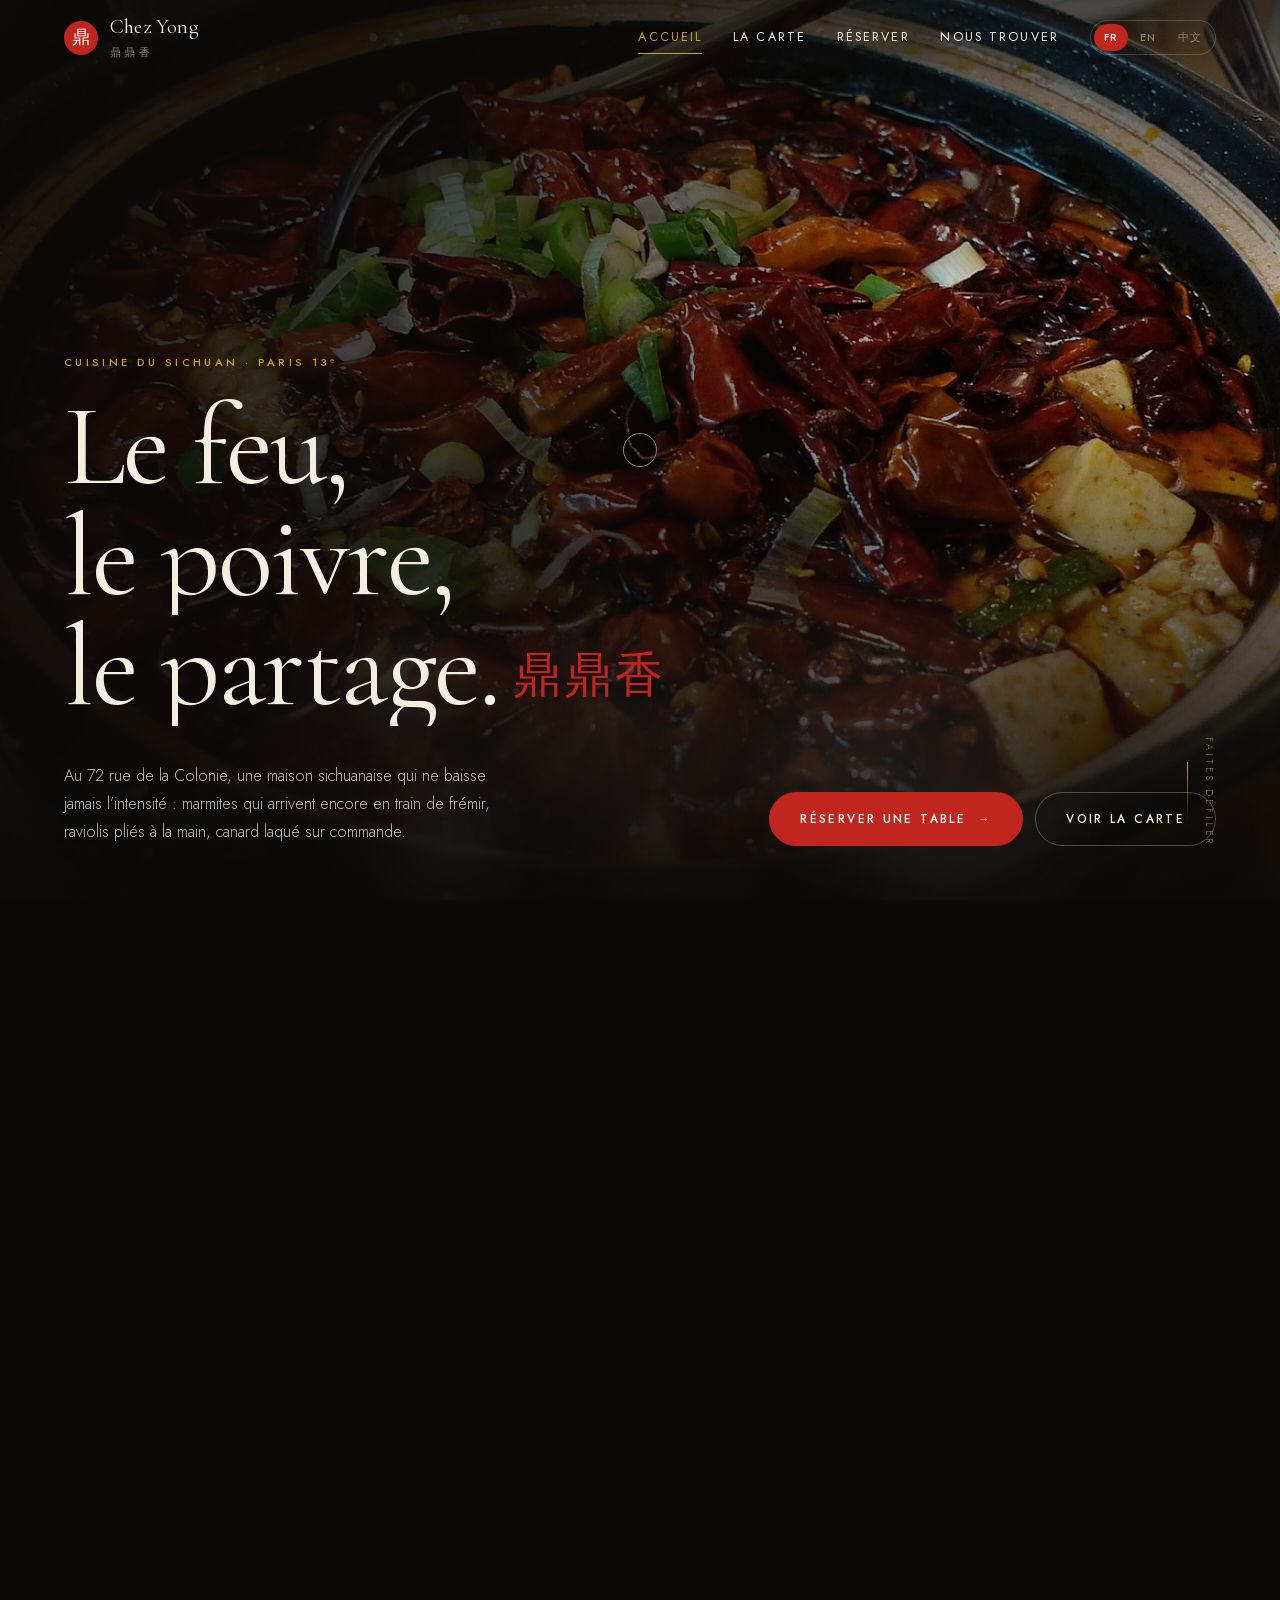
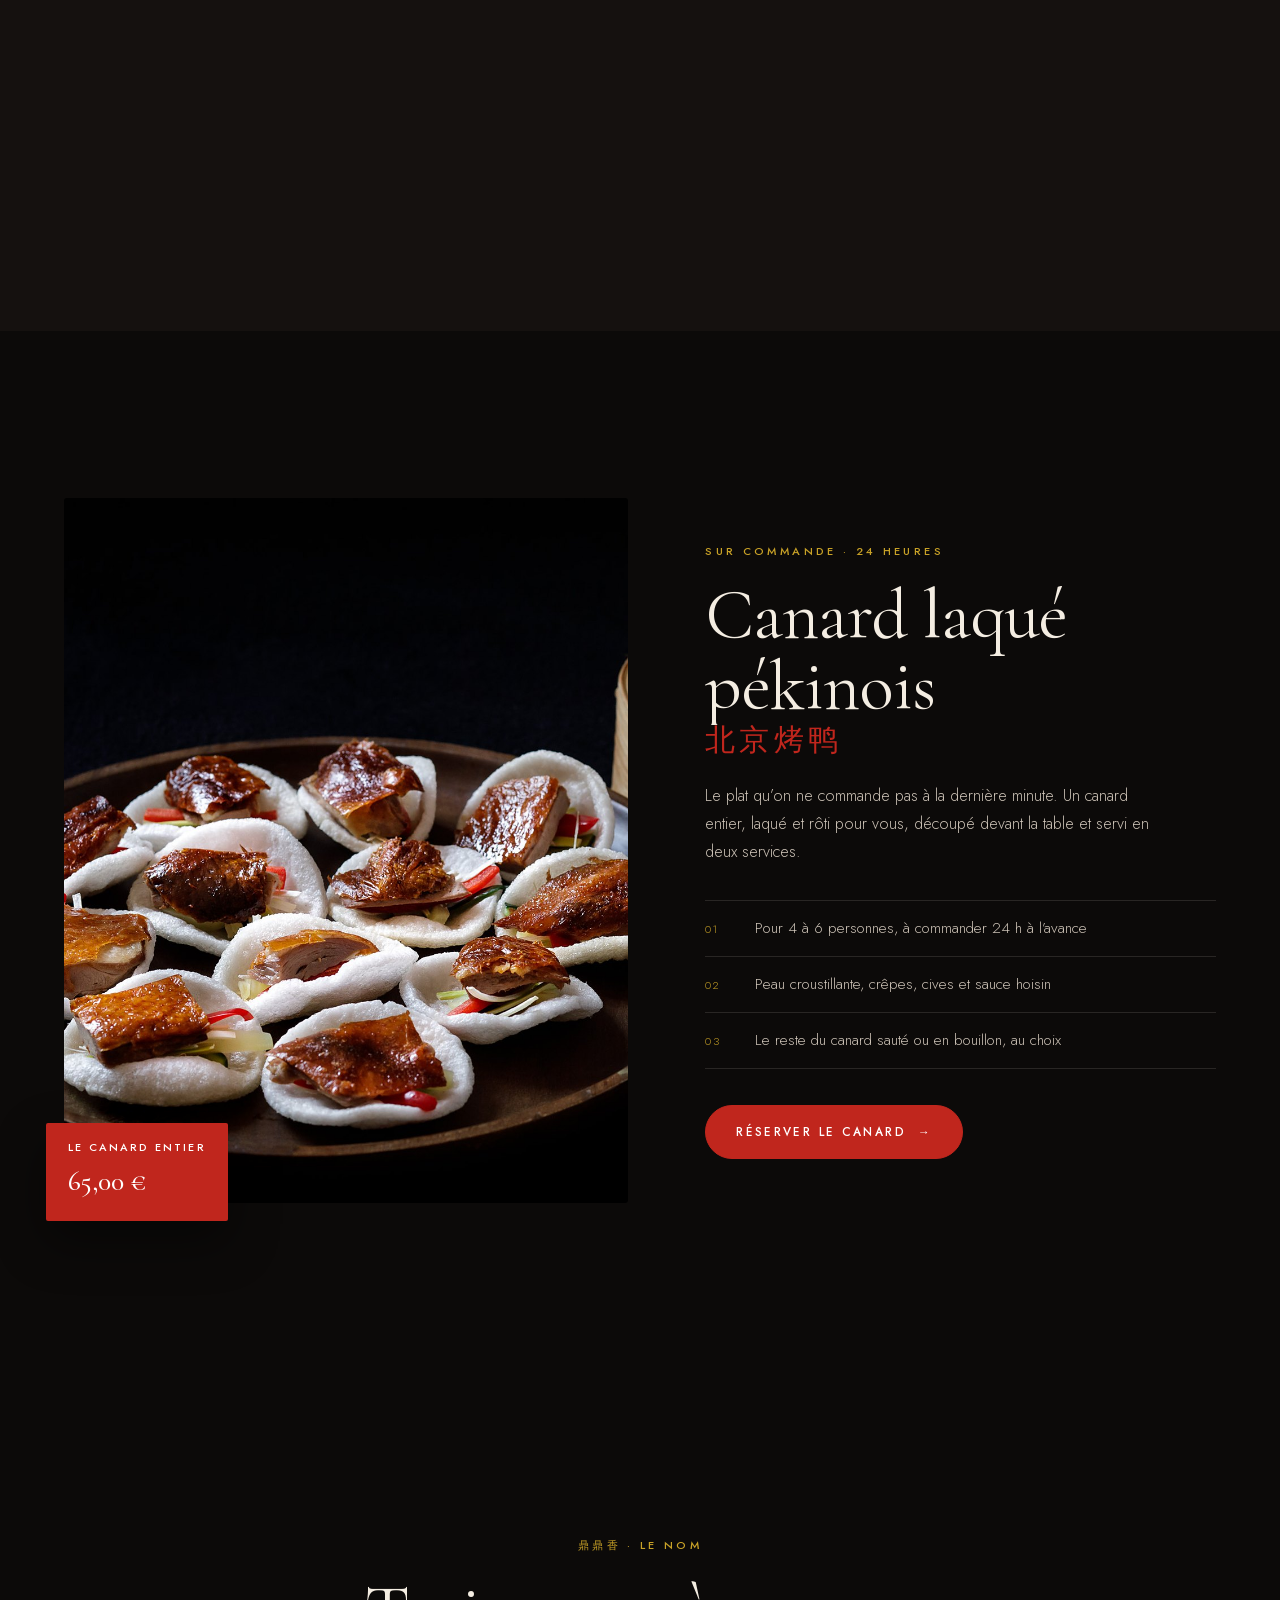
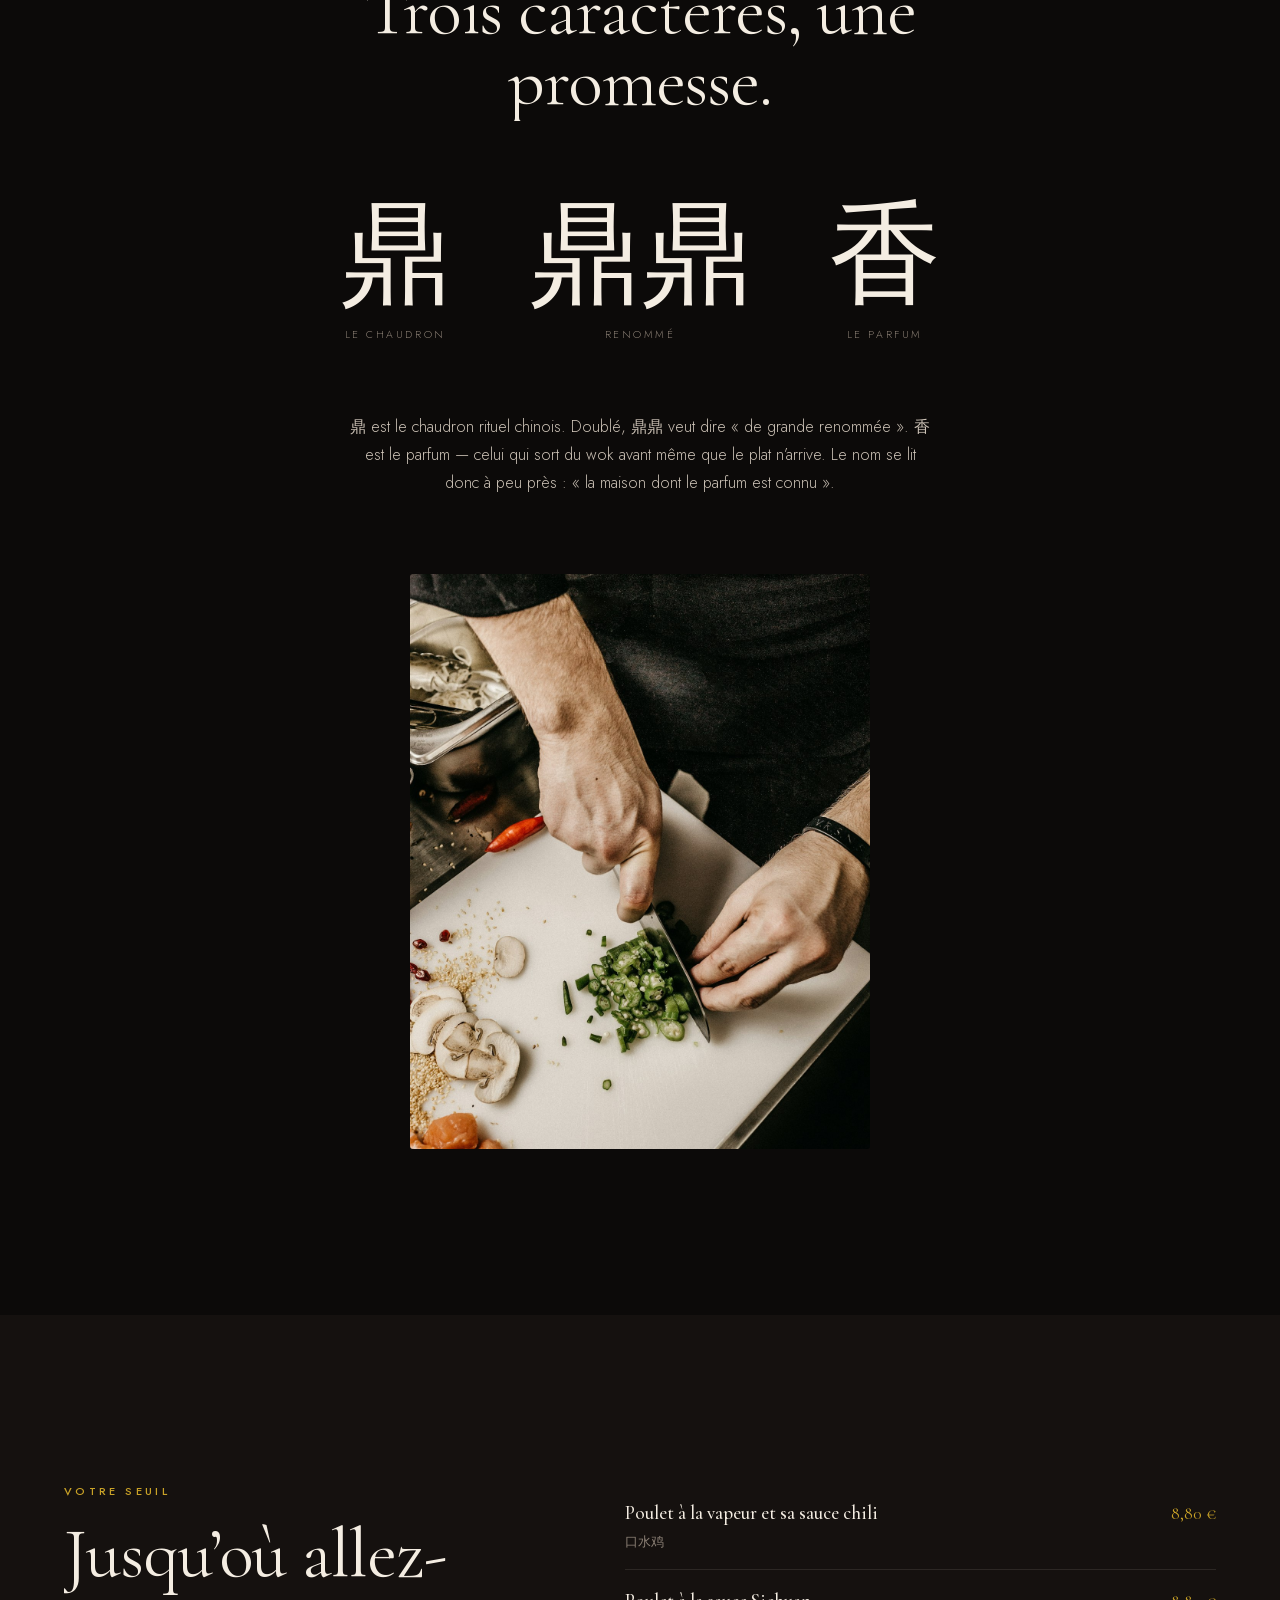
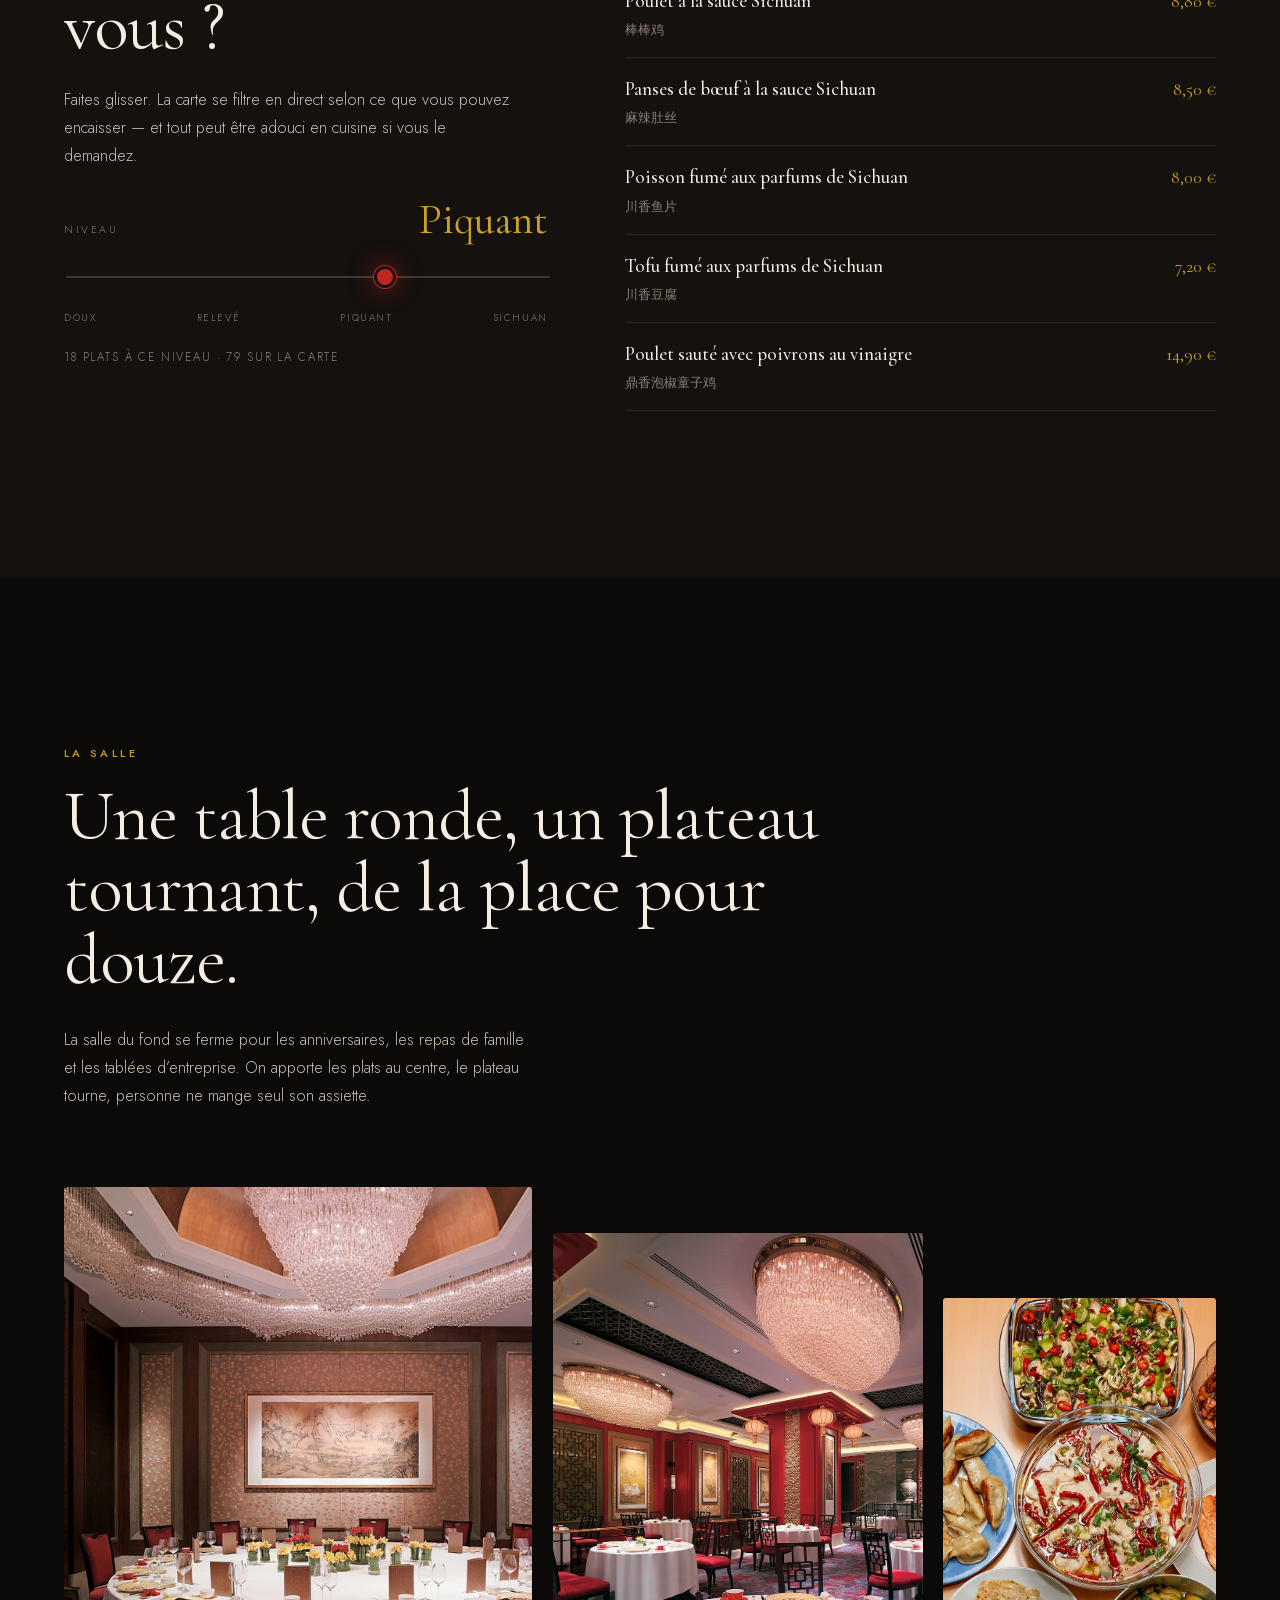
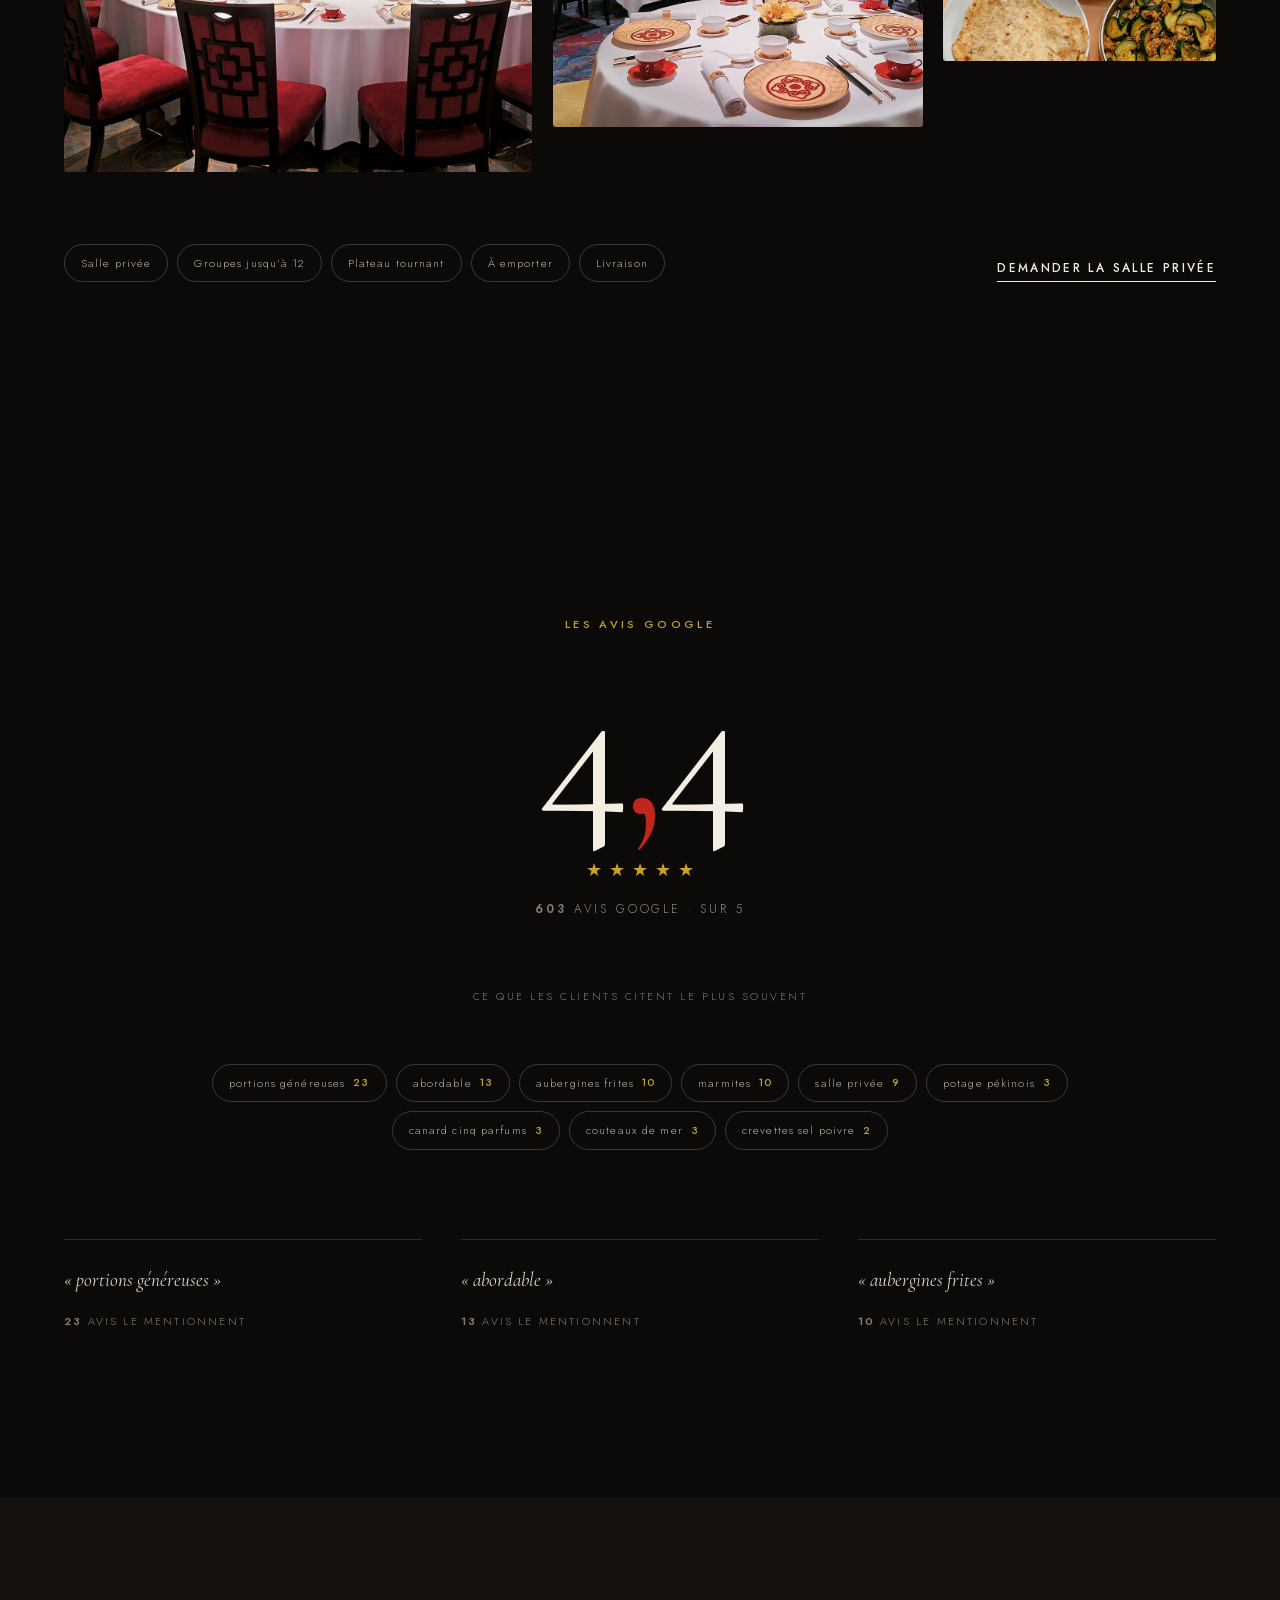
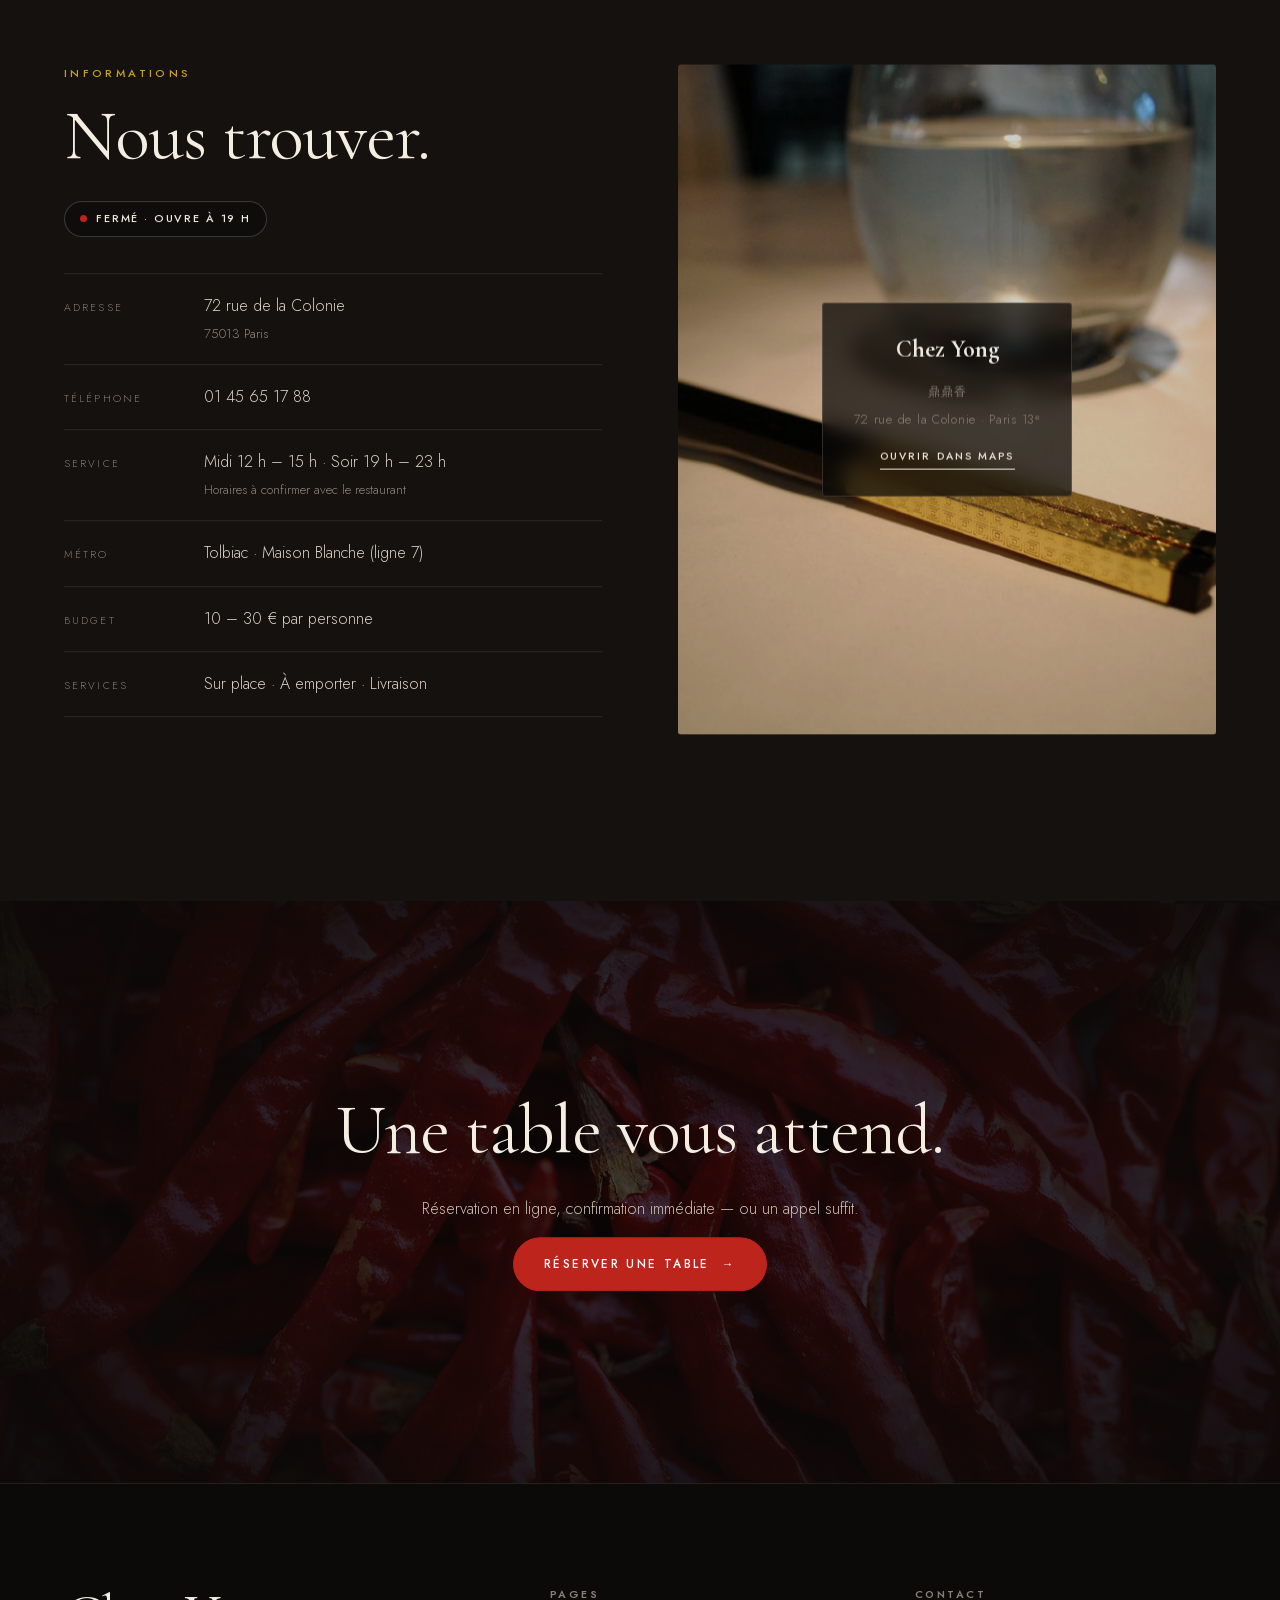
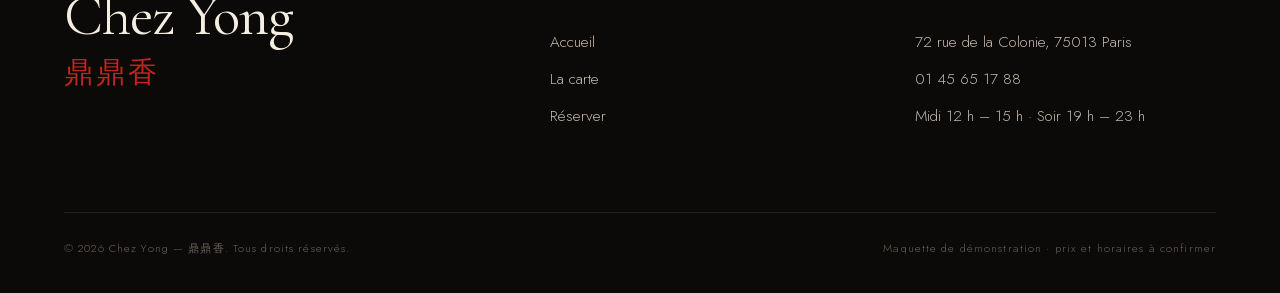
<file: index.html>
<!DOCTYPE html>
<html lang="fr">
<head>
<meta charset="utf-8">
<meta name="viewport" content="width=device-width, initial-scale=1">
<title>Chez Yong — 鼎鼎香 · Cuisine du Sichuan, Paris 13ᵉ</title>
<meta name="description" content="Maison sichuanaise au 72 rue de la Colonie, Paris 13ᵉ. Marmites bouillonnantes, raviolis faits maison, canard laqué pékinois sur commande. Réservation en ligne.">
<meta name="theme-color" content="#0c0a09">
<link rel="preload" href="assets/fonts/cormorant-garamond-400-latin.woff2" as="font" type="font/woff2" crossorigin>
<link rel="preload" href="assets/fonts/jost-300-latin.woff2" as="font" type="font/woff2" crossorigin>
<link rel="stylesheet" href="assets/css/style.css">
</head>
<body>

<div id="preload"><div class="seal cjk">鼎</div><div class="pct">000</div></div>
<div id="curtain"></div>
<div id="cursor"><span>VOIR</span></div>

<!-- ============ HEADER ============ -->
<header class="hdr">
  <a class="brand" href="index.html">
    <span class="mark cjk">鼎</span>
    <span><span class="nm">Chez Yong</span><span class="zh cjk">鼎鼎香</span></span>
  </a>
  <nav class="nav">
    <a class="lk on" href="index.html" data-i18n="nav.home">Accueil</a>
    <a class="lk" href="menu.html" data-i18n="nav.menu">La carte</a>
    <a class="lk" href="reserver.html" data-i18n="nav.book">Réserver</a>
    <a class="lk" href="#infos" data-i18n="nav.contact">Nous trouver</a>
    <div class="lang" role="group" data-i18n-aria="lang.label">
      <button type="button" data-lang="fr">FR</button>
      <button type="button" data-lang="en">EN</button>
      <button type="button" data-lang="zh">中文</button>
    </div>
    <button class="burger" type="button" aria-label="Menu"><i></i><i></i></button>
  </nav>
</header>

<nav class="drawer">
  <a href="index.html"><span data-i18n="nav.home">Accueil</span><span class="zh cjk">首页</span></a>
  <a href="menu.html"><span data-i18n="nav.menu">La carte</span><span class="zh cjk">菜单</span></a>
  <a href="reserver.html"><span data-i18n="nav.book">Réserver</span><span class="zh cjk">订座</span></a>
  <a href="#infos"><span data-i18n="nav.contact">Nous trouver</span><span class="zh cjk">地址</span></a>
  <div class="foot">72 rue de la Colonie, 75013 Paris<br>01 45 65 17 88</div>
</nav>

<main>

  <!-- ============ HERO ============ -->
  <section class="hero">
    <div class="hero__bg">
      <img src="assets/img/hero-steam.jpg" alt="" fetchpriority="high">
    </div>
    <canvas id="steam"></canvas>

    <div class="hero__in">
      <span class="eyebrow" data-i18n="hero.eyebrow">Cuisine du Sichuan · Paris 13ᵉ</span>
      <h1 class="display">
        <span class="ln"><i data-i18n="hero.l1">Le feu,</i></span>
        <span class="ln"><i data-i18n="hero.l2">le poivre,</i></span>
        <span class="ln"><i><span data-i18n="hero.l3">le partage.</span><span class="zhghost cjk">鼎鼎香</span></i></span>
      </h1>
      <div class="hero__meta">
        <p class="lead" data-i18n="hero.lead"></p>
        <div class="hero__cta">
          <a class="btn btn--solid" href="reserver.html" data-magnet><span data-i18n="cta.book">Réserver une table</span><span class="ar">→</span></a>
          <a class="btn" href="menu.html" data-magnet><span data-i18n="cta.menu">Voir la carte</span></a>
        </div>
      </div>
    </div>

    <span class="scrollcue" data-i18n="hero.cue">Faites défiler</span>
  </section>

  <!-- ============ MARQUEE ============ -->
  <div class="marq" aria-hidden="true">
    <div class="marq__t">
      <span>Maison sichuanaise <em>川菜</em> · 72 rue de la Colonie <em>巴黎十三区</em> · <b>4,5 ★</b> 603 avis <em>鼎鼎香</em> ·</span>
    </div>
  </div>

  <!-- ============ SIGNATURES ============ -->
  <section class="sigs" id="signatures" data-lines>
    <div class="sigs__pin">
      <div class="sigs__ghost cjk" aria-hidden="true">招牌</div>
      <div class="sigs__track">
        <div class="sigs__intro">
          <span class="eyebrow" data-i18n="sig.eyebrow">Les signatures</span>
          <h2 class="h2">
            <span class="ln"><i data-i18n="sig.t">Six plats qui racontent la maison.</i></span>
          </h2>
          <p class="lead rv" style="margin-top:26px" data-i18n="sig.lead"></p>
          <p class="rv" style="margin-top:28px">
            <a class="tlink" href="menu.html" data-i18n="cta.all">Toute la carte</a>
          </p>
          <p class="rv" style="margin-top:34px;font-size:.66rem;letter-spacing:.24em;text-transform:uppercase;color:#6d625a" data-i18n="sig.drag">Faites défiler pour parcourir</p>
        </div>
        <!-- cards injected from assets/js/menu-data.js -->
      </div>
    </div>
  </section>

  <!-- ============ CANARD LAQUÉ ============ -->
  <section class="sec feat wrap" data-lines>
    <div class="inner feat__grid">
      <div class="feat__media">
        <div class="mask" data-wipe>
          <img src="assets/img/sig-canard.jpg" alt="Canard laqué pékinois" loading="lazy">
        </div>
        <div class="tag rv">
          <span data-i18n="canard.price">Le canard entier</span>
          <b>65,00 €</b>
        </div>
      </div>

      <div class="feat__body">
        <span class="eyebrow rv" style="display:block;margin-bottom:18px" data-i18n="canard.eyebrow">Sur commande · 24 heures</span>
        <h2 class="h2">
          <span class="ln"><i data-i18n="canard.t">Canard laqué pékinois</i></span>
          <span class="ln"><i class="cjk" style="font-size:.42em;letter-spacing:.14em;color:var(--red)">北京烤鸭</i></span>
        </h2>
        <p class="lead rv" style="margin-top:22px" data-i18n="canard.lead"></p>
        <ul class="feat__list rv">
          <li><span>01</span><span data-i18n="canard.i1"></span></li>
          <li><span>02</span><span data-i18n="canard.i2"></span></li>
          <li><span>03</span><span data-i18n="canard.i3"></span></li>
        </ul>
        <div class="rv">
          <a class="btn btn--solid" href="reserver.html" data-magnet><span data-i18n="canard.cta">Réserver le canard</span><span class="ar">→</span></a>
        </div>
      </div>
    </div>
  </section>

  <!-- ============ LE NOM ============ -->
  <section class="sec story wrap" data-lines>
    <div class="inner">
      <span class="eyebrow rv" style="display:block;margin-bottom:20px" data-i18n="story.eyebrow">鼎鼎香 · Le nom</span>
      <h2 class="h2" style="max-width:20ch;margin-inline:auto">
        <span class="ln"><i data-i18n="story.t">Trois caractères, une promesse.</i></span>
      </h2>

      <div class="glyphs rv" style="margin-top:clamp(44px,6vw,80px)">
        <div class="gl"><b class="cjk">鼎</b><small data-i18n="story.g1">Le chaudron</small></div>
        <div class="gl"><b class="cjk">鼎鼎</b><small data-i18n="story.g2">Renommé</small></div>
        <div class="gl"><b class="cjk">香</b><small data-i18n="story.g3">Le parfum</small></div>
      </div>

      <p class="lead rv" data-i18n="story.lead"></p>

      <div class="mask rv" data-wipe style="max-width:460px;margin:clamp(44px,6vw,80px) auto 0;overflow:hidden;border-radius:3px">
        <img src="assets/img/chef-hands.jpg" alt="" loading="lazy" style="width:100%;aspect-ratio:4/5;object-fit:cover">
      </div>
    </div>
  </section>

  <!-- ============ SPICE METER ============ -->
  <section class="sec spice wrap" data-lines>
    <div class="inner spice__grid">
      <div>
        <span class="eyebrow rv" style="display:block;margin-bottom:18px" data-i18n="spice.eyebrow">Votre seuil</span>
        <h2 class="h2">
          <span class="ln"><i data-i18n="spice.t">Jusqu’où allez-vous ?</i></span>
        </h2>
        <p class="lead rv" style="margin-top:22px" data-i18n="spice.lead"></p>

        <div class="sl rv">
          <div class="sl__row">
            <span style="font-size:.66rem;letter-spacing:.24em;text-transform:uppercase;color:var(--mute)" data-i18n="spice.level">Niveau</span>
            <span class="v"><span class="lv">Doux</span></span>
          </div>
          <input id="spicerange" type="range" min="0" max="3" step="1" value="2" aria-label="Niveau de piment">
          <div class="sl__ticks">
            <span data-i18n="spice.s0">Doux</span>
            <span data-i18n="spice.s1">Relevé</span>
            <span data-i18n="spice.s2">Piquant</span>
            <span data-i18n="spice.s3">Sichuan</span>
          </div>
          <p class="spice__count"></p>
        </div>
      </div>

      <div class="spice__out rv">
        <ul></ul>
      </div>
    </div>
  </section>

  <!-- ============ LA SALLE ============ -->
  <section class="sec salle wrap" data-lines>
    <div class="inner">
      <div class="sec__head">
        <div>
          <span class="eyebrow" data-i18n="salle.eyebrow">La salle</span>
          <h2 class="h2" style="max-width:22ch">
            <span class="ln"><i data-i18n="salle.t">Une table ronde, un plateau tournant, de la place pour douze.</i></span>
          </h2>
        </div>
        <p class="lead rv" data-i18n="salle.lead"></p>
      </div>

      <div class="salle__grid">
        <figure class="s1 rv" data-wipe><img src="assets/img/salle-interior.jpg" alt="" loading="lazy"></figure>
        <figure class="s2 rv" data-par="-6"><img src="assets/img/salle-table.jpg" alt="" loading="lazy"></figure>
        <figure class="s3 rv" data-par="4"><img src="assets/img/partage-overhead.jpg" alt="" loading="lazy"></figure>

        <div class="salle__note">
          <div class="chips rv">
            <span class="chip" data-i18n="salle.c1">Salle privée</span>
            <span class="chip" data-i18n="salle.c2">Groupes jusqu’à 12</span>
            <span class="chip" data-i18n="salle.c3">Plateau tournant</span>
            <span class="chip" data-i18n="salle.c4">À emporter</span>
            <span class="chip" data-i18n="salle.c5">Livraison</span>
          </div>
          <a class="tlink rv" href="reserver.html" data-i18n="salle.cta">Demander la salle privée</a>
        </div>
      </div>
    </div>
  </section>

  <!-- ============ AVIS ============ -->
  <section class="sec avis wrap" data-lines>
    <div class="inner">
      <span class="eyebrow rv" style="display:block;margin-bottom:26px" data-i18n="avis.eyebrow">Les avis Google</span>

      <div class="avis__score" data-count="4.5">4<em>,</em>5</div>
      <div class="stars" aria-hidden="true"><span>★</span><span>★</span><span>★</span><span>★</span><span>★</span></div>
      <p class="avis__meta"><b>603</b> <span data-i18n="avis.count">avis Google</span> · <span data-i18n="avis.of">sur 5</span></p>

      <p class="rv" style="margin-top:clamp(40px,6vw,70px);font-size:.66rem;letter-spacing:.24em;text-transform:uppercase;color:var(--mute)" data-i18n="avis.chipslead">Ce que les clients citent le plus souvent</p>
      <div class="chips rv" data-review-chips></div>

      <div class="quotes" data-mentions></div>
    </div>
  </section>

  <!-- ============ INFOS ============ -->
  <section class="sec infos wrap" id="infos" data-lines>
    <div class="inner infos__grid">
      <div>
        <span class="eyebrow rv" style="display:block;margin-bottom:18px" data-i18n="infos.eyebrow">Informations</span>
        <h2 class="h2">
          <span class="ln"><i data-i18n="infos.t">Nous trouver.</i></span>
        </h2>

        <p class="rv" style="margin-top:26px">
          <span class="openbadge"><span class="dot"></span><span class="txt">—</span></span>
        </p>

        <dl class="dl rv">
          <div>
            <dt data-i18n="infos.addr">Adresse</dt>
            <dd>72 rue de la Colonie<span class="sm">75013 Paris</span></dd>
          </div>
          <div>
            <dt data-i18n="infos.phone">Téléphone</dt>
            <dd><a href="tel:+33145651788">01 45 65 17 88</a></dd>
          </div>
          <div>
            <dt data-i18n="infos.hours">Service</dt>
            <dd><span data-i18n="infos.hours.v"></span><span class="sm" data-i18n="infos.hours.sub"></span></dd>
          </div>
          <div>
            <dt data-i18n="infos.metro">Métro</dt>
            <dd data-i18n="infos.metro.v"></dd>
          </div>
          <div>
            <dt data-i18n="infos.budget">Budget</dt>
            <dd data-i18n="infos.budget.v"></dd>
          </div>
          <div>
            <dt data-i18n="infos.services">Services</dt>
            <dd data-i18n="infos.services.v"></dd>
          </div>
        </dl>
      </div>

      <div class="infos__media rv" data-cursor="MAPS">
        <img src="assets/img/ambience-dark.jpg" alt="" loading="lazy">
        <div class="pin">
          <b>Chez Yong</b>
          <span class="cjk">鼎鼎香</span>
          <br><span>72 rue de la Colonie · Paris 13ᵉ</span>
          <br><a class="tlink" href="https://maps.google.com/?q=72+Rue+de+la+Colonie+75013+Paris" target="_blank" rel="noopener" data-i18n="infos.pincta">Ouvrir dans Maps</a>
        </div>
      </div>
    </div>
  </section>

  <!-- ============ CTA BAND ============ -->
  <section class="band" data-lines>
    <div class="band__bg"><img src="assets/img/spices.jpg" alt="" loading="lazy"></div>
    <div class="band__in wrap">
      <h2 class="h2">
        <span class="ln"><i data-i18n="band.t">Une table vous attend.</i></span>
      </h2>
      <p class="lead rv" style="margin-inline:auto;text-align:center" data-i18n="band.lead"></p>
      <div class="rv">
        <a class="btn btn--solid" href="reserver.html" data-magnet><span data-i18n="cta.book">Réserver une table</span><span class="ar">→</span></a>
      </div>
    </div>
  </section>

</main>

<!-- ============ FOOTER ============ -->
<footer class="ftr">
  <div class="ftr__grid">
    <div>
      <p class="ftr__big">Chez Yong<span class="zh cjk">鼎鼎香</span></p>
    </div>
    <div>
      <h4 data-i18n="ftr.pages">Pages</h4>
      <ul>
        <li><a href="index.html" data-i18n="nav.home">Accueil</a></li>
        <li><a href="menu.html" data-i18n="nav.menu">La carte</a></li>
        <li><a href="reserver.html" data-i18n="nav.book">Réserver</a></li>
      </ul>
    </div>
    <div>
      <h4 data-i18n="ftr.contact">Contact</h4>
      <ul>
        <li>72 rue de la Colonie, 75013 Paris</li>
        <li><a href="tel:+33145651788">01 45 65 17 88</a></li>
        <li><span data-i18n="infos.hours.v"></span></li>
      </ul>
    </div>
  </div>
  <div class="ftr__bot">
    <span data-i18n="ftr.rights"></span>
    <span data-i18n="ftr.demo"></span>
  </div>
</footer>

<script src="assets/vendor/gsap.min.js"></script>
<script src="assets/vendor/ScrollTrigger.min.js"></script>
<script src="assets/vendor/lenis.min.js"></script>
<script src="assets/js/menu-data.js"></script>
<script src="assets/js/i18n.js"></script>
<script src="assets/js/main.js"></script>
</body>
</html>
</file>
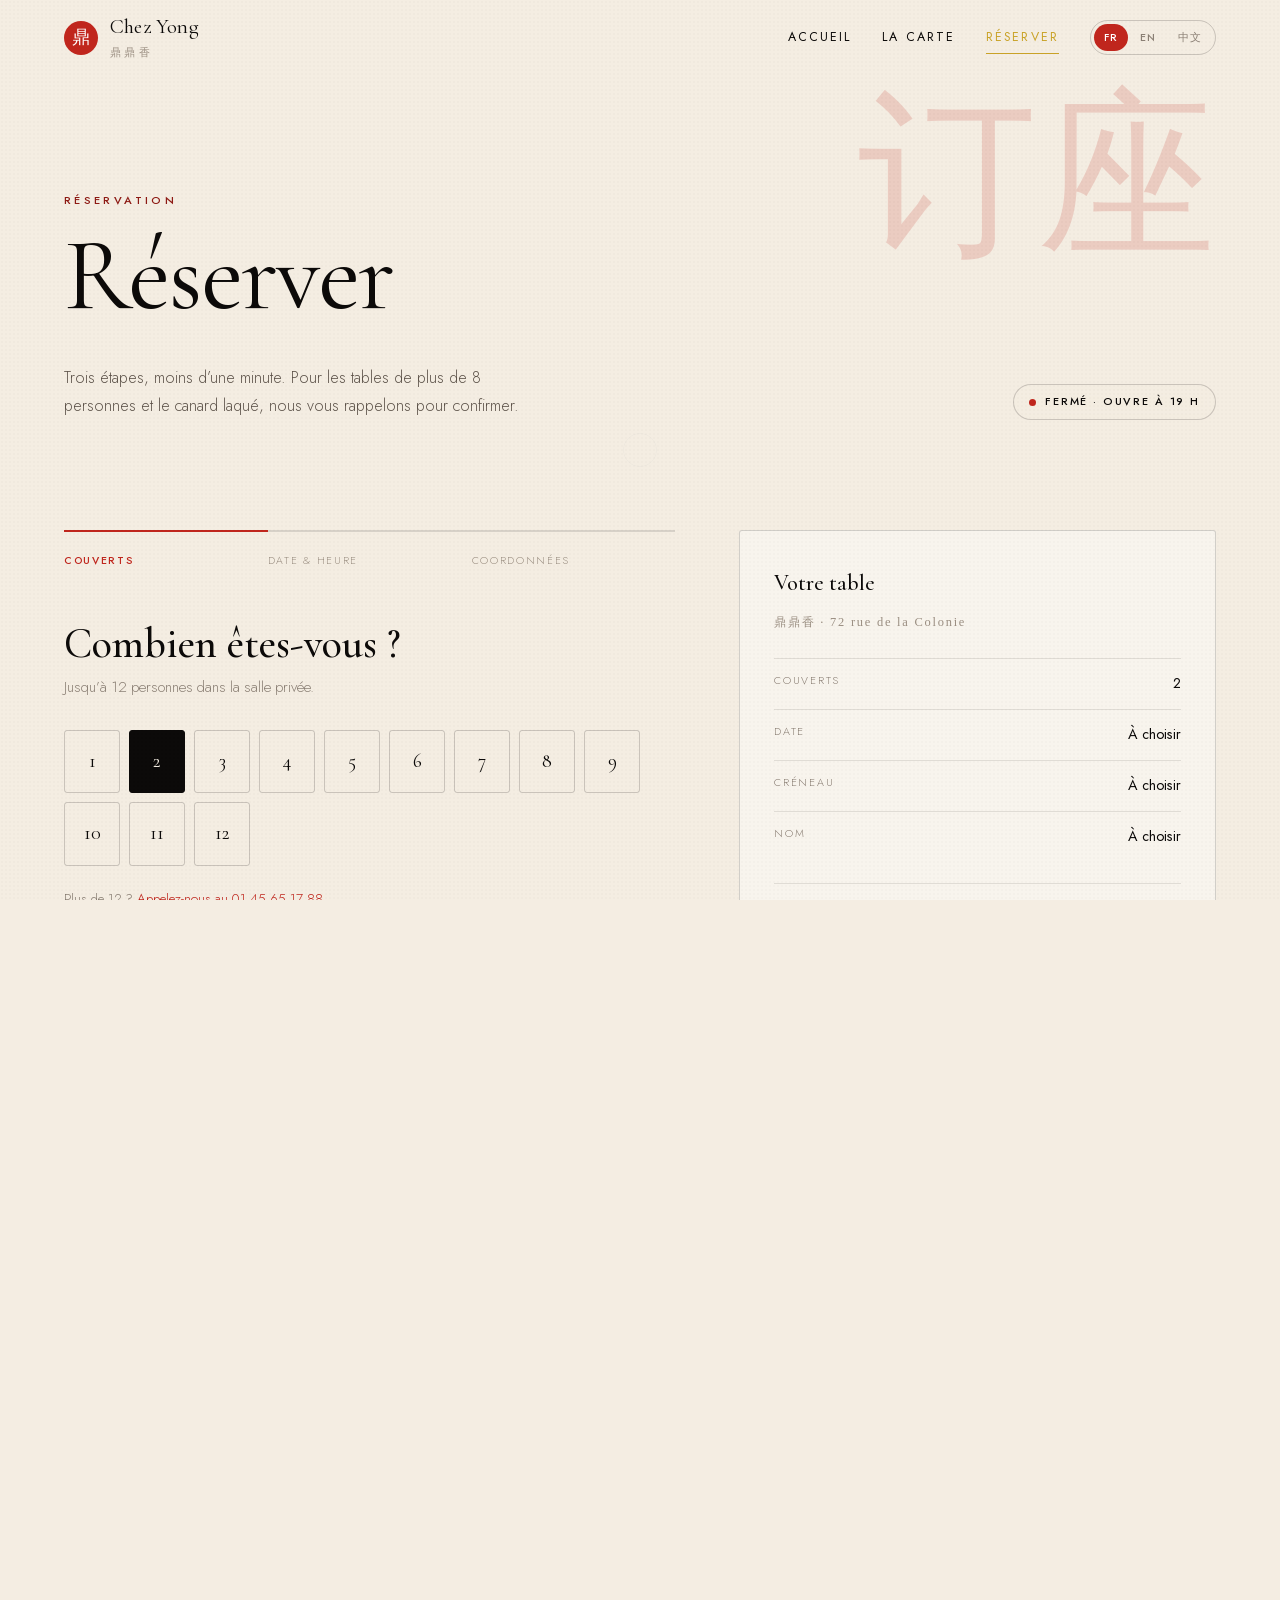
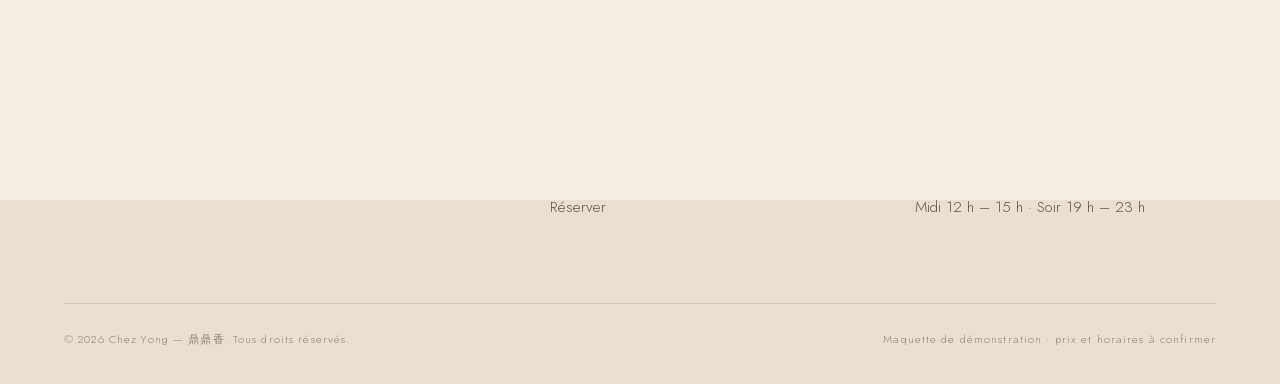
<file: reserver.html>
<!DOCTYPE html>
<html lang="fr">
<head>
<meta charset="utf-8">
<meta name="viewport" content="width=device-width, initial-scale=1">
<title>Réserver — Chez Yong · 鼎鼎香</title>
<meta name="description" content="Réservez votre table chez Chez Yong, 72 rue de la Colonie, Paris 13ᵉ. Salle privée jusqu’à 12 personnes, canard laqué pékinois sur commande 24 h.">
<meta name="theme-color" content="#f4ede2">
<link rel="preload" href="assets/fonts/cormorant-garamond-400-latin.woff2" as="font" type="font/woff2" crossorigin>
<link rel="preload" href="assets/fonts/jost-300-latin.woff2" as="font" type="font/woff2" crossorigin>
<link rel="stylesheet" href="assets/css/style.css">
</head>
<body class="light">

<div id="preload"><div class="seal cjk">鼎</div><div class="pct">000</div></div>
<div id="curtain"></div>
<div id="cursor"><span>VOIR</span></div>

<!-- ============ HEADER ============ -->
<header class="hdr">
  <a class="brand" href="index.html">
    <span class="mark cjk">鼎</span>
    <span><span class="nm">Chez Yong</span><span class="zh cjk">鼎鼎香</span></span>
  </a>
  <nav class="nav">
    <a class="lk" href="index.html" data-i18n="nav.home">Accueil</a>
    <a class="lk" href="menu.html" data-i18n="nav.menu">La carte</a>
    <a class="lk on" href="reserver.html" data-i18n="nav.book">Réserver</a>
    <div class="lang" role="group" data-i18n-aria="lang.label">
      <button type="button" data-lang="fr">FR</button>
      <button type="button" data-lang="en">EN</button>
      <button type="button" data-lang="zh">中文</button>
    </div>
    <button class="burger" type="button" aria-label="Menu"><i></i><i></i></button>
  </nav>
</header>

<nav class="drawer">
  <a href="index.html"><span data-i18n="nav.home">Accueil</span><span class="zh cjk">首页</span></a>
  <a href="menu.html"><span data-i18n="nav.menu">La carte</span><span class="zh cjk">菜单</span></a>
  <a href="reserver.html"><span data-i18n="nav.book">Réserver</span><span class="zh cjk">订座</span></a>
  <div class="foot">72 rue de la Colonie, 75013 Paris<br>01 45 65 17 88</div>
</nav>

<main>

  <!-- ============ PAGE HERO ============ -->
  <section class="phero" data-lines>
    <span class="zhbig cjk" aria-hidden="true">订座</span>
    <div class="phero__in">
      <span class="eyebrow rv" style="display:block;margin-bottom:18px" data-i18n="resv.eyebrow">Réservation</span>
      <h1 class="display">
        <span class="ln"><i data-i18n="resv.t">Réserver</i></span>
      </h1>
      <div class="phero__row">
        <p class="lead rv" data-i18n="resv.lead"></p>
        <span class="openbadge rv"><span class="dot"></span><span class="txt">—</span></span>
      </div>
    </div>
  </section>

  <!-- ============ FLOW ============ -->
  <section class="resv">
    <div class="resv__in">

      <div>
        <div class="prog">
          <div class="prog__s on" data-i18n="resv.p1">Couverts</div>
          <div class="prog__s" data-i18n="resv.p2">Date &amp; heure</div>
          <div class="prog__s" data-i18n="resv.p3">Coordonnées</div>
        </div>

        <!-- step 1 -->
        <div class="step on" data-step="1">
          <h2 data-i18n="resv.s1.t">Combien êtes-vous ?</h2>
          <p class="sub" data-i18n="resv.s1.p"></p>

          <div class="pick" id="covers"></div>

          <p style="margin-top:22px;font-size:.84rem;color:#8a7f74">
            <span data-i18n="resv.s1.more">Plus de 12 ?</span>
            <a href="tel:+33145651788" style="color:var(--red);text-decoration:underline;text-underline-offset:3px" data-i18n="resv.s1.morelink"></a>
          </p>

          <div class="stepnav">
            <button type="button" class="btn btn--solid" data-next="2" data-magnet><span data-i18n="resv.next">Continuer</span><span class="ar">→</span></button>
          </div>
        </div>

        <!-- step 2 -->
        <div class="step" data-step="2">
          <h2 data-i18n="resv.s2.t">Quel jour, quel service ?</h2>
          <p class="sub" data-i18n="resv.s2.p"></p>

          <div class="fgroup">
            <span class="flabel" data-i18n="resv.s2.date">Date</span>
            <div class="pick" id="dates"></div>
          </div>

          <div class="fgroup">
            <span class="flabel" data-i18n="resv.s2.slots">Créneau</span>
            <div class="pick slots" id="slots"></div>
          </div>

          <div class="stepnav">
            <button type="button" class="btn btn--solid" data-next="3" data-magnet><span data-i18n="resv.next">Continuer</span><span class="ar">→</span></button>
            <button type="button" class="back" data-back="1" data-i18n="resv.back">Retour</button>
          </div>
        </div>

        <!-- step 3 -->
        <div class="step" data-step="3">
          <h2 data-i18n="resv.s3.t">Vos coordonnées</h2>
          <p class="sub" data-i18n="resv.s3.p"></p>

          <div class="frow">
            <div class="fgroup">
              <label class="flabel" for="f-first" data-i18n="resv.f.first">Prénom</label>
              <input class="fin" id="f-first" type="text" autocomplete="given-name">
            </div>
            <div class="fgroup">
              <label class="flabel" for="f-last" data-i18n="resv.f.last">Nom</label>
              <input class="fin" id="f-last" type="text" autocomplete="family-name">
            </div>
          </div>

          <div class="frow">
            <div class="fgroup">
              <label class="flabel" for="f-phone" data-i18n="resv.f.phone">Téléphone</label>
              <input class="fin" id="f-phone" type="tel" autocomplete="tel">
            </div>
            <div class="fgroup">
              <label class="flabel" for="f-mail" data-i18n="resv.f.mail">E-mail</label>
              <input class="fin" id="f-mail" type="email" autocomplete="email">
            </div>
          </div>

          <div class="fgroup">
            <label class="flabel" for="f-note" data-i18n="resv.f.note">Une précision ?</label>
            <textarea class="fin" id="f-note" rows="2" data-i18n-ph="resv.f.noteph"></textarea>
          </div>

          <div class="stepnav">
            <button type="button" class="btn btn--solid" id="f-send" data-magnet><span data-i18n="resv.send">Confirmer la réservation</span><span class="ar">→</span></button>
            <button type="button" class="back" data-back="2" data-i18n="resv.back">Retour</button>
          </div>
        </div>

        <!-- confirmation -->
        <div class="done" id="done" style="display:none">
          <div class="done__seal cjk">鼎</div>
          <h2 class="h2" data-i18n="resv.done.t">C’est noté.</h2>
          <p data-i18n="resv.done.p"></p>

          <dl class="recap sum__dl" style="margin-top:36px">
            <div><dt data-i18n="resv.sum.covers">Couverts</dt><dd id="done-covers">—</dd></div>
            <div><dt data-i18n="resv.sum.date">Date</dt><dd id="done-date">—</dd></div>
            <div><dt data-i18n="resv.sum.slot">Créneau</dt><dd id="done-slot">—</dd></div>
            <div><dt data-i18n="resv.sum.name">Nom</dt><dd id="done-name">—</dd></div>
          </dl>

          <p style="margin-top:28px">
            <button type="button" class="tlink" id="again" data-i18n="resv.done.again">Faire une autre réservation</button>
          </p>
        </div>
      </div>

      <!-- ============ SUMMARY ============ -->
      <aside>
        <div class="sum">
          <h3 data-i18n="resv.sum">Votre table</h3>
          <span class="zh cjk">鼎鼎香 · 72 rue de la Colonie</span>

          <dl class="sum__dl">
            <div><dt data-i18n="resv.sum.covers">Couverts</dt><dd id="sum-covers">—</dd></div>
            <div><dt data-i18n="resv.sum.date">Date</dt><dd id="sum-date">—</dd></div>
            <div><dt data-i18n="resv.sum.slot">Créneau</dt><dd id="sum-slot">—</dd></div>
            <div><dt data-i18n="resv.sum.name">Nom</dt><dd id="sum-name">—</dd></div>
          </dl>

          <p class="sum__note" data-i18n="resv.sum.note"></p>
        </div>

        <div class="rside">
          <a class="alt" href="tel:+33145651788">
            <h4 data-i18n="resv.alt1.t">Groupe de plus de 8 ou salle privée</h4>
            <p data-i18n="resv.alt1.p"></p>
          </a>
          <a class="alt" href="menu.html" style="margin-top:14px">
            <h4 data-i18n="resv.alt2.t">Canard laqué pékinois · 65 €</h4>
            <p data-i18n="resv.alt2.p"></p>
          </a>
          <a class="alt" href="tel:+33145651788" style="margin-top:14px">
            <h4 data-i18n="resv.alt3.t">À emporter ou livraison</h4>
            <p data-i18n="resv.alt3.p"></p>
          </a>
        </div>
      </aside>

    </div>
  </section>

</main>

<!-- ============ FOOTER ============ -->
<footer class="ftr">
  <div class="ftr__grid">
    <div>
      <p class="ftr__big">Chez Yong<span class="zh cjk">鼎鼎香</span></p>
    </div>
    <div>
      <h4 data-i18n="ftr.pages">Pages</h4>
      <ul>
        <li><a href="index.html" data-i18n="nav.home">Accueil</a></li>
        <li><a href="menu.html" data-i18n="nav.menu">La carte</a></li>
        <li><a href="reserver.html" data-i18n="nav.book">Réserver</a></li>
      </ul>
    </div>
    <div>
      <h4 data-i18n="ftr.contact">Contact</h4>
      <ul>
        <li>72 rue de la Colonie, 75013 Paris</li>
        <li><a href="tel:+33145651788">01 45 65 17 88</a></li>
        <li><span data-i18n="infos.hours.v"></span></li>
      </ul>
    </div>
  </div>
  <div class="ftr__bot">
    <span data-i18n="ftr.rights"></span>
    <span data-i18n="ftr.demo"></span>
  </div>
</footer>

<script src="assets/vendor/gsap.min.js"></script>
<script src="assets/vendor/ScrollTrigger.min.js"></script>
<script src="assets/vendor/lenis.min.js"></script>
<script src="assets/js/menu-data.js"></script>
<script src="assets/js/i18n.js"></script>
<script src="assets/js/resv.js"></script>
<script src="assets/js/main.js"></script>
</body>
</html>
</file>
<file: assets/css/style.css>
@import url('../fonts/fonts.css');

/* ============================================================
   Chez Yong — 鼎鼎香
   ============================================================ */

:root{
  --ink:#0c0a09;
  --ink2:#15110f;
  --ink3:#1f1917;
  --paper:#f4ede2;
  --paper2:#eae0d1;
  --red:#c0261d;
  --red-d:#8e1a14;
  --gold:#c9a227;
  --cream:#e8dcc8;
  --mute:#8a7f74;

  --serif:'Cormorant Garamond', Georgia, 'Times New Roman', serif;
  --sans:'Jost', 'Helvetica Neue', Arial, sans-serif;
  --cjk:'Songti SC','Noto Serif SC','STSong',SimSun,'Hiragino Mincho ProN',serif;

  --nav:76px;
  --pad:clamp(20px, 5vw, 90px);
  --ease:cubic-bezier(.22,1,.36,1);
  --ease2:cubic-bezier(.65,.05,.36,1);
}

*,*::before,*::after{box-sizing:border-box}
html{-webkit-text-size-adjust:100%}
html,body{margin:0;padding:0}
body{
  background:var(--ink);
  color:var(--paper);
  font-family:var(--sans);
  font-weight:300;
  font-size:17px;
  line-height:1.65;
  overflow-x:hidden;
  -webkit-font-smoothing:antialiased;
  text-rendering:optimizeLegibility;
}
img{display:block;max-width:100%}
a{color:inherit;text-decoration:none}
button{font:inherit;color:inherit;background:none;border:0;cursor:pointer}
input,select,textarea{font:inherit;color:inherit}
ul{margin:0;padding:0;list-style:none}
h1,h2,h3,h4,p{margin:0}
::selection{background:var(--red);color:#fff}

.cjk{font-family:var(--cjk);font-weight:400}
.wrap{padding-inline:var(--pad)}
.sr{position:absolute;width:1px;height:1px;overflow:hidden;clip:rect(0 0 0 0);white-space:nowrap}

/* ---------- type scale ---------- */
.display{
  font-family:var(--serif);
  font-weight:400;
  line-height:.92;
  letter-spacing:-.02em;
  font-size:clamp(2.9rem, 9vw, 9.5rem);
}
.h2{
  font-family:var(--serif);
  font-weight:400;
  line-height:1;
  letter-spacing:-.015em;
  font-size:clamp(2.1rem, 5.6vw, 5.2rem);
}
.h3{
  font-family:var(--serif);
  font-weight:500;
  line-height:1.1;
  font-size:clamp(1.5rem, 2.6vw, 2.5rem);
}
.ital{font-style:italic;font-weight:400}
.eyebrow{
  font-family:var(--sans);
  font-size:.7rem;
  font-weight:500;
  letter-spacing:.3em;
  text-transform:uppercase;
  color:var(--gold);
}
.lead{
  font-size:clamp(1rem,1.25vw,1.18rem);
  line-height:1.75;
  color:#cdc3b7;
  max-width:46ch;
}
.rule{height:1px;background:rgba(244,237,226,.14);border:0;margin:0}

/* line-mask reveal */
.ln{display:block;overflow:hidden;padding-bottom:.04em}
/* GSAP sets the start offset so its transform does not stack on a CSS one;
   without JS the lines simply render in place. */
.ln > i{display:block;font-style:inherit}

/* ============================================================
   PRELOADER
   ============================================================ */
#preload{
  position:fixed;inset:0;z-index:999;
  background:var(--ink);
  display:grid;place-items:center;
}
#preload .seal{
  width:84px;height:84px;border-radius:50%;
  border:1px solid rgba(201,162,39,.5);
  display:grid;place-items:center;
  font-family:var(--cjk);font-size:2.3rem;color:var(--gold);
  position:relative;
}
#preload .seal::after{
  content:'';position:absolute;inset:-14px;border-radius:50%;
  border:1px solid rgba(192,38,29,.35);
  border-top-color:var(--red);
  animation:spin 1.1s linear infinite;
}
@keyframes spin{to{transform:rotate(360deg)}}
#preload .pct{
  position:absolute;bottom:var(--pad);left:var(--pad);
  font-size:.72rem;letter-spacing:.25em;color:var(--mute);
}
body.loaded #preload{opacity:0;visibility:hidden;transition:opacity .8s var(--ease) .1s,visibility .8s}

/* page transition curtain */
#curtain{
  position:fixed;inset:0;z-index:900;background:var(--ink);
  transform:translateY(100%);pointer-events:none;
}

/* ============================================================
   CURSOR
   ============================================================ */
#cursor{
  position:fixed;top:0;left:0;z-index:950;
  width:34px;height:34px;margin:-17px 0 0 -17px;
  border:1px solid rgba(244,237,226,.55);border-radius:50%;
  pointer-events:none;
  display:grid;place-items:center;
  mix-blend-mode:difference;
  transition:width .4s var(--ease),height .4s var(--ease),margin .4s var(--ease),background .4s var(--ease),border-color .4s var(--ease);
}
#cursor span{
  font-size:.56rem;letter-spacing:.18em;font-weight:500;
  opacity:0;transform:scale(.6);transition:opacity .3s,transform .3s;
  color:var(--ink);
}
#cursor.grow{width:84px;height:84px;margin:-42px 0 0 -42px;background:var(--paper);border-color:transparent}
#cursor.grow span{opacity:1;transform:none}
#cursor.dot{width:10px;height:10px;margin:-5px 0 0 -5px;background:var(--paper);border-color:transparent}
@media (hover:none),(max-width:860px){#cursor{display:none}}

/* ============================================================
   HEADER
   ============================================================ */
.hdr{
  position:fixed;top:0;left:0;right:0;z-index:600;
  height:var(--nav);
  display:flex;align-items:center;justify-content:space-between;
  padding-inline:var(--pad);
  transition:background .5s var(--ease),backdrop-filter .5s,border-color .5s;
  border-bottom:1px solid transparent;
}
.hdr.stuck{
  background:rgba(12,10,9,.82);
  backdrop-filter:blur(14px) saturate(1.2);
  border-bottom-color:rgba(244,237,226,.1);
}
body.light .hdr.stuck{
  background:rgba(244,237,226,.88);
  border-bottom-color:rgba(12,10,9,.1);
}
.brand{display:flex;align-items:center;gap:12px}
.brand .mark{
  width:34px;height:34px;flex:0 0 34px;border-radius:50%;
  background:var(--red);color:#fff;
  display:grid;place-items:center;
  font-family:var(--cjk);font-size:1.15rem;line-height:1;
  transition:transform .5s var(--ease);
}
.brand:hover .mark{transform:rotate(-12deg) scale(1.08)}
.brand .nm{font-family:var(--serif);font-size:1.3rem;letter-spacing:.01em;line-height:1}
.brand .zh{font-family:var(--cjk);font-size:.7rem;letter-spacing:.3em;color:var(--mute);display:block;margin-top:2px}

.nav{display:flex;align-items:center;gap:clamp(14px,2.4vw,34px)}
.nav a.lk{
  font-size:.78rem;letter-spacing:.17em;text-transform:uppercase;font-weight:400;
  position:relative;padding-block:6px;
}
.nav a.lk::after{
  content:'';position:absolute;left:0;bottom:0;height:1px;width:100%;
  background:currentColor;transform:scaleX(0);transform-origin:left;
  transition:transform .5s var(--ease);
}
.nav a.lk:hover::after,.nav a.lk.on::after{transform:scaleX(1)}
.nav a.lk.on{color:var(--gold)}

.lang{display:flex;gap:2px;border:1px solid rgba(244,237,226,.2);border-radius:40px;padding:3px}
body.light .lang{border-color:rgba(12,10,9,.18)}
.lang button{
  font-size:.66rem;letter-spacing:.1em;font-weight:500;
  padding:5px 10px;border-radius:30px;color:var(--mute);
  transition:color .3s,background .3s;
}
.lang button.on{background:var(--red);color:#fff}
.lang button:hover:not(.on){color:var(--paper)}
body.light .lang button:hover:not(.on){color:var(--ink)}

.burger{display:none;width:30px;height:16px;position:relative}
.burger i{position:absolute;left:0;right:0;height:1px;background:currentColor;transition:transform .45s var(--ease),opacity .3s}
.burger i:nth-child(1){top:0}
.burger i:nth-child(2){bottom:0}
body.menu-open .burger i:nth-child(1){transform:translateY(7px) rotate(45deg)}
body.menu-open .burger i:nth-child(2){transform:translateY(-8px) rotate(-45deg)}

/* mobile drawer */
.drawer{
  position:fixed;inset:0;z-index:590;background:var(--ink2);
  display:flex;flex-direction:column;justify-content:center;gap:6px;
  padding:var(--pad);
  clip-path:inset(0 0 100% 0);
  transition:clip-path .8s var(--ease);
}
body.menu-open .drawer{clip-path:inset(0 0 0 0)}
.drawer a{font-family:var(--serif);font-size:clamp(2.2rem,11vw,3.4rem);line-height:1.15;color:var(--paper)}
.drawer a .zh{font-family:var(--cjk);font-size:.9rem;color:var(--mute);margin-left:12px;letter-spacing:.2em}
.drawer .foot{margin-top:40px;font-size:.8rem;color:var(--mute);letter-spacing:.08em}

/* ============================================================
   BUTTONS
   ============================================================ */
.btn{
  display:inline-flex;align-items:center;gap:12px;
  padding:16px 30px;border-radius:50px;
  font-size:.74rem;letter-spacing:.2em;text-transform:uppercase;font-weight:500;
  position:relative;overflow:hidden;isolation:isolate;
  border:1px solid rgba(244,237,226,.28);
  transition:color .45s var(--ease),border-color .45s var(--ease);
}
.btn::before{
  content:'';position:absolute;inset:0;z-index:-1;
  background:var(--paper);border-radius:inherit;
  transform:translateY(101%);transition:transform .55s var(--ease);
}
.btn:hover{color:var(--ink);border-color:var(--paper)}
.btn:hover::before{transform:none}
.btn .ar{transition:transform .45s var(--ease)}
.btn:hover .ar{transform:translateX(5px)}
.btn--solid{background:var(--red);border-color:var(--red);color:#fff}
.btn--solid::before{background:var(--paper)}
.btn--solid:hover{color:var(--ink);border-color:var(--paper)}
body.light .btn{border-color:rgba(12,10,9,.25);color:var(--ink)}
body.light .btn::before{background:var(--ink)}
body.light .btn:hover{color:var(--paper);border-color:var(--ink)}
body.light .btn--solid{background:var(--red);border-color:var(--red);color:#fff}
body.light .btn--solid::before{background:var(--ink)}
body.light .btn--solid:hover{color:#fff}

.tlink{
  display:inline-flex;align-items:center;gap:10px;
  font-size:.74rem;letter-spacing:.2em;text-transform:uppercase;font-weight:500;
  padding-bottom:5px;position:relative;
}
.tlink::after{
  content:'';position:absolute;left:0;bottom:0;height:1px;width:100%;
  background:currentColor;transform-origin:right;transform:scaleX(1);
  transition:transform .5s var(--ease);
}
.tlink:hover::after{transform:scaleX(0)}

/* ============================================================
   HERO
   ============================================================ */
.hero{
  position:relative;min-height:100svh;
  display:flex;align-items:flex-end;
  overflow:hidden;
  padding:0 var(--pad) clamp(40px,6vh,70px);
}
.hero__bg{position:absolute;inset:0;overflow:hidden}
.hero__bg img{
  width:100%;height:100%;object-fit:cover;object-position:center 55%;
  transform:scale(1.14);
  filter:saturate(.95) contrast(1.05);
}
.hero__bg::after{
  content:'';position:absolute;inset:0;
  background:
    linear-gradient(90deg,rgba(12,10,9,.86) 0%,rgba(12,10,9,.6) 40%,rgba(12,10,9,.06) 74%),
    linear-gradient(180deg,rgba(12,10,9,.72) 0%,rgba(12,10,9,.18) 32%,rgba(12,10,9,.55) 72%,rgba(12,10,9,.95) 100%),
    radial-gradient(120% 80% at 70% 30%,transparent 30%,rgba(12,10,9,.6) 100%);
}
#steam{position:absolute;inset:0;width:100%;height:100%;opacity:.5;mix-blend-mode:screen;pointer-events:none}
.hero__in{position:relative;width:100%;max-width:1500px;margin-inline:auto}
.hero .eyebrow{display:block;margin-bottom:clamp(16px,2.5vh,28px);opacity:0}
.is-ready .hero .eyebrow{opacity:1;transition:opacity 1s .2s}
.hero .display{max-width:17ch}
.hero .display .zhghost{
  font-family:var(--cjk);font-size:.42em;color:var(--red);
  display:inline-block;vertical-align:.28em;margin-left:.3em;letter-spacing:.06em;
}
.hero__meta{
  display:flex;flex-wrap:wrap;align-items:flex-end;justify-content:space-between;
  gap:28px;margin-top:clamp(26px,4vh,46px);
}
.hero__meta .lead{opacity:0}
.is-ready .hero__meta .lead{opacity:1;transition:opacity 1.1s .55s}
.hero__cta{display:flex;flex-wrap:wrap;gap:12px;opacity:0}
.is-ready .hero__cta{opacity:1;transition:opacity 1.1s .7s}

.scrollcue{
  position:absolute;bottom:clamp(40px,6vh,70px);right:var(--pad);
  display:flex;flex-direction:column;align-items:center;gap:12px;
  font-size:.6rem;letter-spacing:.3em;text-transform:uppercase;color:var(--mute);
  writing-mode:vertical-rl;
}
.scrollcue::after{
  content:'';width:1px;height:58px;background:linear-gradient(var(--gold),transparent);
  animation:cue 2.2s var(--ease) infinite;
}
@keyframes cue{0%{transform:scaleY(0);transform-origin:top}50%{transform:scaleY(1);transform-origin:top}50.1%{transform-origin:bottom}100%{transform:scaleY(0);transform-origin:bottom}}
@media (max-width:860px){.scrollcue{display:none}}

/* badge: open / closed */
.openbadge{
  display:inline-flex;align-items:center;gap:9px;
  font-size:.68rem;letter-spacing:.17em;text-transform:uppercase;font-weight:500;
  padding:8px 15px;border-radius:40px;
  border:1px solid rgba(244,237,226,.2);background:rgba(12,10,9,.4);
  backdrop-filter:blur(6px);
}
.openbadge .dot{width:7px;height:7px;border-radius:50%;background:var(--mute);position:relative}
.openbadge.is-open .dot{background:#4ac57a}
.openbadge.is-open .dot::after{
  content:'';position:absolute;inset:-5px;border-radius:50%;border:1px solid #4ac57a;
  animation:pulse 2s var(--ease) infinite;
}
@keyframes pulse{0%{transform:scale(.6);opacity:1}100%{transform:scale(1.5);opacity:0}}
.openbadge.is-closed .dot{background:var(--red)}

/* ============================================================
   MARQUEE
   ============================================================ */
.marq{
  border-block:1px solid rgba(244,237,226,.12);
  padding-block:clamp(14px,2vw,22px);
  overflow:hidden;background:var(--ink2);
}
.marq__t{display:flex;width:max-content;will-change:transform}
.marq__t span{
  font-family:var(--serif);font-size:clamp(1.3rem,3vw,2.5rem);
  padding-inline:clamp(18px,3vw,40px);white-space:nowrap;
  display:inline-flex;align-items:center;gap:clamp(18px,3vw,40px);
  color:#6d625a;
}
.marq__t span em{font-family:var(--cjk);font-style:normal;color:var(--gold);font-size:.78em}
.marq__t span b{color:var(--red);font-weight:400}

/* ============================================================
   GENERIC SECTION
   ============================================================ */
.sec{padding-block:clamp(90px,13vw,190px);position:relative}
.sec__head{display:flex;flex-wrap:wrap;align-items:flex-end;justify-content:space-between;gap:28px;margin-bottom:clamp(44px,6vw,80px)}
.sec__head .eyebrow{display:block;margin-bottom:18px}
.inner{max-width:1500px;margin-inline:auto}

/* ============================================================
   SIGNATURES — pinned horizontal
   ============================================================ */
.sigs{background:var(--ink2);overflow:hidden}
.sigs__pin{position:relative;height:100svh;display:flex;align-items:center}
.sigs__track{display:flex;align-items:center;gap:clamp(18px,3vw,48px);padding-inline:var(--pad);will-change:transform}
.sigs__intro{flex:0 0 clamp(290px,34vw,520px);padding-right:clamp(10px,3vw,40px)}
.sigs__ghost{
  position:absolute;right:-2vw;top:50%;transform:translateY(-50%);
  font-family:var(--cjk);font-size:34vw;line-height:.8;
  color:rgba(244,237,226,.028);pointer-events:none;user-select:none;z-index:0;
}
.card{
  flex:0 0 clamp(250px,25vw,380px);
  position:relative;z-index:1;
}
.card__ph{
  position:relative;aspect-ratio:4/5;overflow:hidden;border-radius:3px;
  background:#1a1512;
}
.card__ph img{
  width:100%;height:100%;object-fit:cover;
  transform:scale(1.04);
  transition:transform 1.1s var(--ease),filter .8s;
  filter:saturate(.92) brightness(.92);
}
.card:hover .card__ph img{transform:scale(1.11);filter:saturate(1.05) brightness(1)}
.card__ph::after{
  content:'';position:absolute;inset:0;
  background:linear-gradient(180deg,transparent 45%,rgba(12,10,9,.85));
  opacity:.9;transition:opacity .6s;
}
.card:hover .card__ph::after{opacity:.7}
.card__zh{
  position:absolute;top:16px;left:18px;z-index:2;
  font-family:var(--cjk);font-size:1.5rem;color:var(--paper);
  text-shadow:0 2px 20px rgba(0,0,0,.7);
  opacity:0;transform:translateY(-8px);transition:opacity .5s var(--ease),transform .5s var(--ease);
}
.card:hover .card__zh{opacity:1;transform:none}
.card__no{
  position:absolute;top:16px;right:18px;z-index:2;
  font-size:.64rem;letter-spacing:.2em;color:rgba(244,237,226,.55);
}
.card__cap{position:absolute;bottom:0;left:0;right:0;z-index:2;padding:22px}
.card__cap h3{font-family:var(--serif);font-size:1.32rem;line-height:1.2;font-weight:500}
.card__cap .px{
  display:flex;align-items:center;justify-content:space-between;gap:14px;
  margin-top:10px;font-size:.78rem;letter-spacing:.08em;color:#b9ada1;
}
.card__cap .px b{color:var(--gold);font-weight:500}

/* spice pips */
.pips{display:inline-flex;gap:3px;align-items:center}
.pips i{
  width:5px;height:5px;border-radius:50%;
  background:rgba(244,237,226,.22);display:block;
}
.pips i.on{background:var(--red)}
body.light .pips i{background:rgba(12,10,9,.16)}
body.light .pips i.on{background:var(--red)}

/* ============================================================
   FEATURE — canard laqué
   ============================================================ */
.feat{position:relative;overflow:hidden}
.feat__grid{
  display:grid;grid-template-columns:1.05fr .95fr;
  gap:clamp(30px,6vw,90px);align-items:center;
}
.feat__media{position:relative}
.feat__media .mask{
  overflow:hidden;border-radius:3px;
  clip-path:inset(0 0 0 0);
}
.feat__media img{width:100%;aspect-ratio:4/5;object-fit:cover}
.feat__media .tag{
  position:absolute;bottom:-18px;left:-18px;
  background:var(--red);color:#fff;
  padding:16px 22px;border-radius:2px;
  font-size:.68rem;letter-spacing:.2em;text-transform:uppercase;font-weight:500;
  box-shadow:0 20px 50px rgba(0,0,0,.45);
}
.feat__media .tag b{display:block;font-family:var(--serif);font-size:1.7rem;letter-spacing:0;text-transform:none;margin-top:4px;font-weight:500}
.feat__body .h2{margin-bottom:24px}
.feat__list{margin:34px 0 36px;border-top:1px solid rgba(244,237,226,.12)}
.feat__list li{
  display:flex;gap:18px;align-items:baseline;
  padding:15px 0;border-bottom:1px solid rgba(244,237,226,.12);
  font-size:.95rem;color:#cdc3b7;
}
.feat__list li span:first-child{font-size:.68rem;letter-spacing:.2em;color:var(--gold);flex:0 0 32px}
.feat__list li span + span{flex:1}

/* ============================================================
   STORY — etymology
   ============================================================ */
.story{background:var(--ink);text-align:center}
.story .glyphs{
  display:flex;justify-content:center;gap:clamp(20px,6vw,80px);
  margin-bottom:clamp(40px,6vw,70px);flex-wrap:wrap;
}
.story .gl{text-align:center;cursor:default}
.story .gl b{
  display:block;font-family:var(--cjk);font-weight:400;
  font-size:clamp(3.4rem,9vw,7rem);line-height:1;color:var(--paper);
  transition:color .6s var(--ease),transform .6s var(--ease);
}
.story .gl:hover b{color:var(--red);transform:translateY(-6px)}
.story .gl small{
  display:block;margin-top:16px;font-size:.66rem;letter-spacing:.24em;
  text-transform:uppercase;color:var(--mute);
}
.story .lead{margin-inline:auto;max-width:58ch;text-align:center}

/* ============================================================
   SPICE METER
   ============================================================ */
.spice{background:var(--ink2);overflow:hidden}
.spice__grid{display:grid;grid-template-columns:.9fr 1.1fr;gap:clamp(34px,6vw,90px);align-items:start}
.sl{margin-top:30px}
.sl__row{display:flex;justify-content:space-between;align-items:baseline;margin-bottom:18px}
.sl__row .v{font-family:var(--serif);font-size:2.6rem;line-height:1;color:var(--gold)}
.sl__row .v em{font-size:.42em;font-style:normal;color:var(--mute);letter-spacing:.1em;margin-left:6px}
input[type=range]{
  -webkit-appearance:none;appearance:none;width:100%;height:30px;background:none;cursor:grab;
}
input[type=range]:active{cursor:grabbing}
input[type=range]::-webkit-slider-runnable-track{
  height:2px;background:rgba(244,237,226,.18);border-radius:2px;
}
input[type=range]::-webkit-slider-thumb{
  -webkit-appearance:none;width:22px;height:22px;border-radius:50%;
  background:var(--red);margin-top:-10px;
  border:3px solid var(--ink2);
  box-shadow:0 0 0 1px var(--red),0 0 24px rgba(192,38,29,.6);
  transition:transform .3s var(--ease);
}
input[type=range]:hover::-webkit-slider-thumb{transform:scale(1.18)}
input[type=range]::-moz-range-track{height:2px;background:rgba(244,237,226,.18)}
input[type=range]::-moz-range-thumb{width:18px;height:18px;border:3px solid var(--ink2);border-radius:50%;background:var(--red)}
.sl__ticks{display:flex;justify-content:space-between;margin-top:10px;font-size:.62rem;letter-spacing:.16em;text-transform:uppercase;color:var(--mute)}
.spice__out{min-height:300px}
.spice__out ul{display:grid;gap:0}
.spice__out li{
  display:flex;align-items:baseline;gap:16px;
  padding:16px 0;border-bottom:1px solid rgba(244,237,226,.1);
}
.spice__out li .n{flex:1}
.spice__out li .n b{font-family:var(--serif);font-size:1.18rem;font-weight:500;display:block}
.spice__out li .n i{display:block;font-family:var(--cjk);font-style:normal;font-size:.8rem;color:var(--mute);margin-top:3px}
.spice__out li .p{font-family:var(--serif);font-size:1.1rem;color:var(--gold)}
.spice__count{margin-top:22px;font-size:.72rem;letter-spacing:.16em;text-transform:uppercase;color:var(--mute)}

/* ============================================================
   SALLE — collage
   ============================================================ */
.salle__grid{display:grid;grid-template-columns:repeat(12,1fr);gap:clamp(12px,1.6vw,24px);align-items:center}
.salle__grid figure{margin:0;overflow:hidden;border-radius:3px;position:relative}
.salle__grid img{width:100%;height:100%;object-fit:cover;transition:transform 1.2s var(--ease)}
.salle__grid figure:hover img{transform:scale(1.06)}
.s1{grid-column:1/6;aspect-ratio:4/5}
.s2{grid-column:6/10;aspect-ratio:3/4;transform:translateY(8%)}
.s3{grid-column:10/13;aspect-ratio:3/4}
.salle__note{grid-column:1/13;display:flex;flex-wrap:wrap;gap:28px;justify-content:space-between;align-items:flex-end;margin-top:clamp(24px,4vw,54px)}
.chips{display:flex;flex-wrap:wrap;gap:9px}
.chip{
  font-size:.7rem;letter-spacing:.1em;padding:9px 16px;border-radius:40px;
  border:1px solid rgba(244,237,226,.2);color:#c5baae;
  display:inline-flex;align-items:center;gap:8px;
  transition:border-color .4s,color .4s,background .4s,transform .4s var(--ease);
}
.chip b{color:var(--gold);font-weight:500;font-size:.66rem}
.chip:hover{border-color:var(--gold);color:var(--paper);transform:translateY(-2px)}

/* ============================================================
   AVIS
   ============================================================ */
.avis{text-align:center;background:var(--ink)}
.avis__score{
  font-family:var(--serif);font-size:clamp(5rem,16vw,14rem);line-height:.85;
  letter-spacing:-.04em;
}
.avis__score em{font-style:normal;color:var(--red)}
.stars{display:flex;justify-content:center;gap:7px;margin:22px 0 14px;color:var(--gold);font-size:1.1rem}
.avis__meta{font-size:.74rem;letter-spacing:.24em;text-transform:uppercase;color:var(--mute)}
.avis .chips{justify-content:center;margin-top:clamp(34px,5vw,58px);max-width:900px;margin-inline:auto}
.quotes{display:grid;grid-template-columns:repeat(3,1fr);gap:clamp(18px,3vw,40px);margin-top:clamp(50px,7vw,100px);text-align:left}
.quote{border-top:1px solid rgba(244,237,226,.14);padding-top:26px}
.quote p{font-family:var(--serif);font-size:clamp(1.05rem,1.5vw,1.35rem);line-height:1.5;font-style:italic;color:#ddd3c7}
.quote footer{margin-top:18px;font-size:.68rem;letter-spacing:.2em;text-transform:uppercase;color:var(--mute)}

/* ============================================================
   INFOS
   ============================================================ */
.infos{background:var(--ink2)}
.infos__grid{display:grid;grid-template-columns:1fr 1fr;gap:clamp(34px,6vw,90px)}
.dl{margin-top:36px}
.dl > div{
  display:grid;grid-template-columns:120px 1fr;gap:20px;
  padding:19px 0;border-top:1px solid rgba(244,237,226,.12);align-items:baseline;
}
.dl > div:last-child{border-bottom:1px solid rgba(244,237,226,.12)}
.dl dt{font-size:.66rem;letter-spacing:.2em;text-transform:uppercase;color:var(--mute)}
.dl dd{margin:0;font-size:1rem;color:#ded4c8}
.dl dd a:hover{color:var(--gold)}
.dl dd .sm{display:block;font-size:.82rem;color:var(--mute);margin-top:4px}
.infos__media{position:relative;overflow:hidden;border-radius:3px;min-height:420px}
.infos__media img{position:absolute;inset:0;width:100%;height:100%;object-fit:cover;filter:saturate(.9) brightness(.85)}
.infos__media .pin{
  position:absolute;left:50%;top:50%;transform:translate(-50%,-50%);
  background:rgba(12,10,9,.72);backdrop-filter:blur(10px);
  border:1px solid rgba(244,237,226,.16);
  padding:26px 30px;border-radius:3px;text-align:center;min-width:250px;
}
.infos__media .pin b{display:block;font-family:var(--serif);font-size:1.5rem;margin-bottom:6px}
.infos__media .pin span{font-size:.76rem;color:var(--mute);letter-spacing:.06em}
.infos__media .pin .tlink{margin-top:16px;font-size:.66rem}

/* ============================================================
   CTA band
   ============================================================ */
.band{
  position:relative;overflow:hidden;text-align:center;
  padding-block:clamp(100px,15vw,210px);
}
.band__bg{position:absolute;inset:0}
.band__bg img{width:100%;height:100%;object-fit:cover;filter:brightness(.4) saturate(.8)}
.band__bg::after{content:'';position:absolute;inset:0;background:radial-gradient(70% 70% at 50% 50%,rgba(12,10,9,.4),rgba(12,10,9,.92))}
.band__in{position:relative}
.band .h2{margin-bottom:28px}
.band .btn{margin-top:14px}

/* ============================================================
   FOOTER
   ============================================================ */
.ftr{background:var(--ink);padding:clamp(60px,8vw,110px) var(--pad) 36px;border-top:1px solid rgba(244,237,226,.1)}
.ftr__grid{display:grid;grid-template-columns:1.4fr 1fr 1fr;gap:clamp(30px,5vw,70px);max-width:1500px;margin-inline:auto}
.ftr h4{font-size:.66rem;letter-spacing:.24em;text-transform:uppercase;color:var(--mute);margin-bottom:20px}
.ftr li{padding:6px 0;font-size:.95rem;color:#c5baae}
.ftr li a:hover{color:var(--gold)}
.ftr__big{font-family:var(--serif);font-size:clamp(2rem,4.5vw,3.6rem);line-height:1.05;letter-spacing:-.02em}
.ftr__big .zh{font-family:var(--cjk);color:var(--red);display:block;font-size:.5em;margin-top:10px;letter-spacing:.1em}
.ftr__bot{
  max-width:1500px;margin:clamp(44px,6vw,80px) auto 0;padding-top:26px;
  border-top:1px solid rgba(244,237,226,.1);
  display:flex;flex-wrap:wrap;gap:16px;justify-content:space-between;
  font-size:.7rem;letter-spacing:.1em;color:#6d625a;
}

/* ============================================================
   LIGHT PAGES (menu / réserver)
   ============================================================ */
body.light{background:var(--paper);color:var(--ink)}
body.light .brand .nm,body.light .nav{color:var(--ink)}
body.light .brand .zh{color:#9b8f82}
body.light .rule{background:rgba(12,10,9,.14)}
body.light .lead{color:#5d534a}
body.light .eyebrow{color:var(--red-d)}
body.light #curtain{background:var(--paper)}
body.light #cursor{border-color:rgba(12,10,9,.5)}
body.light #cursor.grow,body.light #cursor.dot{background:var(--ink)}
body.light #cursor span{color:var(--paper)}
body.light .openbadge{border-color:rgba(12,10,9,.18);background:rgba(244,237,226,.6)}
body.light .chip{border-color:rgba(12,10,9,.18);color:#5d534a}
body.light .chip b{color:var(--red-d)}
body.light .chip:hover{border-color:var(--ink);color:var(--ink)}
body.light .drawer{background:var(--paper2)}
body.light .drawer a{color:var(--ink)}
body.light .ftr{background:var(--paper2);border-top-color:rgba(12,10,9,.1)}
body.light .ftr li{color:#5d534a}
body.light .ftr__bot{border-top-color:rgba(12,10,9,.12);color:#8a7f74}

/* paper grain */
body.light::before{
  content:'';position:fixed;inset:0;z-index:1;pointer-events:none;opacity:.5;
  background-image:radial-gradient(rgba(12,10,9,.035) 1px,transparent 1px);
  background-size:4px 4px;
}

/* ---------- page hero (inner pages) ---------- */
.phero{padding:calc(var(--nav) + clamp(50px,9vw,120px)) var(--pad) clamp(34px,5vw,60px);position:relative}
.phero__in{max-width:1500px;margin-inline:auto}
.phero .display{font-size:clamp(2.6rem,8vw,7.5rem)}
.phero .zhbig{
  font-family:var(--cjk);color:var(--red);opacity:.16;
  position:absolute;right:var(--pad);top:calc(var(--nav) + 10px);
  font-size:clamp(5rem,14vw,13rem);line-height:1;pointer-events:none;user-select:none;
}
.phero__row{display:flex;flex-wrap:wrap;gap:24px;justify-content:space-between;align-items:flex-end;margin-top:clamp(22px,3vw,40px)}

/* ============================================================
   MENU PAGE
   ============================================================ */
.mtools{
  position:sticky;top:var(--nav);z-index:500;
  background:rgba(244,237,226,.92);backdrop-filter:blur(14px);
  border-block:1px solid rgba(12,10,9,.12);
  padding:14px var(--pad);
}
.mtools__in{max-width:1500px;margin-inline:auto;display:flex;flex-wrap:wrap;gap:14px;align-items:center;justify-content:space-between}
.search{
  display:flex;align-items:center;gap:10px;
  border:1px solid rgba(12,10,9,.2);border-radius:40px;padding:9px 18px;
  min-width:clamp(200px,26vw,320px);
  transition:border-color .4s,box-shadow .4s;
}
.search:focus-within{border-color:var(--red);box-shadow:0 0 0 3px rgba(192,38,29,.1)}
.search svg{flex:0 0 14px;opacity:.5}
.search input{border:0;background:none;outline:none;width:100%;font-size:.92rem}
.search input::placeholder{color:#9b8f82}
.filters{display:flex;flex-wrap:wrap;gap:8px}
.fchip{
  font-size:.68rem;letter-spacing:.14em;text-transform:uppercase;font-weight:500;
  padding:9px 15px;border-radius:40px;
  border:1px solid rgba(12,10,9,.18);color:#5d534a;
  transition:all .35s var(--ease);
}
.fchip:hover{border-color:var(--ink);color:var(--ink)}
.fchip.on{background:var(--ink);border-color:var(--ink);color:var(--paper)}
.fchip.on.red{background:var(--red);border-color:var(--red);color:#fff}

/* rail + list */
.mbody{padding:clamp(40px,6vw,80px) var(--pad) clamp(60px,9vw,130px)}
.mbody__in{max-width:1500px;margin-inline:auto;display:grid;grid-template-columns:230px 1fr;gap:clamp(30px,6vw,90px);align-items:start}
.rail{position:sticky;top:calc(var(--nav) + 90px)}
.rail li a{
  display:flex;align-items:baseline;justify-content:space-between;gap:12px;
  padding:11px 0;font-size:.82rem;letter-spacing:.1em;color:#8a7f74;
  border-bottom:1px solid rgba(12,10,9,.08);
  transition:color .35s,padding-left .35s var(--ease);
}
.rail li a .zh{font-family:var(--cjk);font-size:.78rem;opacity:.6}
.rail li a:hover{color:var(--ink);padding-left:6px}
.rail li a.on{color:var(--red);font-weight:500}
.rail__note{margin-top:28px;font-size:.74rem;line-height:1.6;color:#9b8f82}

.cat{margin-bottom:clamp(50px,7vw,90px);scroll-margin-top:calc(var(--nav) + 90px)}
.cat__h{display:flex;align-items:flex-end;justify-content:space-between;gap:20px;padding-bottom:16px;border-bottom:2px solid var(--ink)}
.cat__h h2{font-family:var(--serif);font-size:clamp(1.8rem,3.6vw,3rem);font-weight:500;line-height:1;letter-spacing:-.01em}
.cat__h .zh{font-family:var(--cjk);font-size:1.1rem;color:var(--red)}
.cat__note{margin-top:12px;font-size:.84rem;color:#8a7f74;letter-spacing:.04em;font-style:italic}

.dish{
  display:grid;grid-template-columns:1fr auto;gap:10px 26px;align-items:baseline;
  padding:19px 2px;border-bottom:1px solid rgba(12,10,9,.1);
  position:relative;cursor:default;
  transition:background .4s var(--ease),padding-left .4s var(--ease);
}
.dish:hover{background:rgba(12,10,9,.035);padding-left:14px}
.dish__n{display:flex;flex-wrap:wrap;align-items:baseline;gap:12px}
.dish__n b{font-family:var(--serif);font-size:clamp(1.05rem,1.5vw,1.3rem);font-weight:500;line-height:1.25}
.dish__n .zh{font-family:var(--cjk);font-size:.86rem;color:#9b8f82}
/* in Chinese the secondary 中文 label just repeats the title */
html[lang^="zh"] .dish__n .zh,
html[lang^="zh"] .cat__h .zh,
html[lang^="zh"] .rail li a .zh,
html[lang^="zh"] .drawer a .zh{display:none}
.dish__sub{grid-column:1/2;font-size:.82rem;color:#8a7f74;font-style:italic;margin-top:-2px}
.dish__p{font-family:var(--serif);font-size:clamp(1.05rem,1.4vw,1.25rem);white-space:nowrap;letter-spacing:.01em}
.dish__p.ask{font-size:.76rem;font-family:var(--sans);letter-spacing:.14em;text-transform:uppercase;color:var(--mute)}
.dish__badges{display:inline-flex;align-items:center;gap:8px}
.bdg{
  font-size:.56rem;letter-spacing:.16em;text-transform:uppercase;font-weight:500;
  padding:4px 8px;border-radius:3px;white-space:nowrap;
}
.bdg--sig{background:var(--gold);color:#241c05}
.bdg--vege{background:#3f6b3b;color:#eef5ec}
.bdg--maison{background:rgba(12,10,9,.08);color:#5d534a;border:1px solid rgba(12,10,9,.14)}
.bdg--cmd{background:var(--red);color:#fff}

/* hover image preview */
#peek{
  position:fixed;z-index:520;width:220px;aspect-ratio:4/3;
  border-radius:3px;overflow:hidden;pointer-events:none;
  opacity:0;transform:scale(.9) rotate(-3deg);
  transition:opacity .4s var(--ease),transform .5s var(--ease);
  box-shadow:0 30px 70px rgba(12,10,9,.35);
}
#peek.on{opacity:1;transform:none}
#peek img{width:100%;height:100%;object-fit:cover}
@media (hover:none),(max-width:980px){#peek{display:none}}

.nores{padding:60px 0;text-align:center;color:#8a7f74}
.nores b{display:block;font-family:var(--serif);font-size:1.6rem;color:var(--ink);margin-bottom:8px}

/* formules */
.form-sec{background:var(--ink);color:var(--paper);padding:clamp(70px,10vw,140px) var(--pad)}
.form-sec .inner{max-width:1500px;margin-inline:auto}
.form-grid{display:grid;grid-template-columns:repeat(3,1fr);gap:clamp(18px,2.6vw,36px);margin-top:clamp(36px,5vw,64px)}
.fcard{
  border:1px solid rgba(244,237,226,.16);border-radius:3px;padding:clamp(24px,3vw,38px);
  display:flex;flex-direction:column;
  transition:border-color .5s var(--ease),background .5s var(--ease),transform .5s var(--ease);
}
.fcard:hover{border-color:var(--gold);background:rgba(201,162,39,.05);transform:translateY(-5px)}
.fcard h3{font-family:var(--serif);font-size:1.7rem;font-weight:500;line-height:1.1}
.fcard .zh{font-family:var(--cjk);font-size:.84rem;color:var(--mute);margin-top:6px;display:block}
.fcard .pr{font-family:var(--serif);font-size:3.1rem;line-height:1;color:var(--gold);margin:22px 0 6px}
.fcard .pr.ask{font-size:1.1rem;font-family:var(--sans);letter-spacing:.14em;text-transform:uppercase;color:var(--paper)}
.fcard .nt{font-size:.8rem;color:var(--mute);line-height:1.6}
.fcard .courses{margin-top:26px;border-top:1px solid rgba(244,237,226,.14);flex:1}
.fcard .courses > div{padding:16px 0;border-bottom:1px solid rgba(244,237,226,.14)}
.fcard .courses h4{font-size:.62rem;letter-spacing:.2em;text-transform:uppercase;color:var(--gold);margin-bottom:7px}
.fcard .courses p{font-size:.86rem;color:#c5baae;line-height:1.6}

.mfoot{padding:clamp(40px,6vw,70px) var(--pad);background:var(--paper2)}
.mfoot__in{max-width:1500px;margin-inline:auto;display:flex;flex-wrap:wrap;gap:24px;justify-content:space-between;align-items:center}
.mfoot p{font-size:.86rem;color:#5d534a;max-width:52ch}

/* ============================================================
   RÉSERVER
   ============================================================ */
.resv{padding:clamp(20px,4vw,50px) var(--pad) clamp(70px,10vw,130px)}
.resv__in{max-width:1180px;margin-inline:auto;display:grid;grid-template-columns:1fr .78fr;gap:clamp(34px,5vw,80px);align-items:start}

.prog{display:flex;gap:0;margin-bottom:clamp(34px,4vw,52px)}
.prog__s{flex:1;position:relative;padding-top:22px;font-size:.66rem;letter-spacing:.16em;text-transform:uppercase;color:#9b8f82;transition:color .5s}
.prog__s::before{content:'';position:absolute;top:0;left:0;right:0;height:2px;background:rgba(12,10,9,.12)}
.prog__s::after{content:'';position:absolute;top:0;left:0;height:2px;width:0;background:var(--red);transition:width .7s var(--ease)}
.prog__s.done::after,.prog__s.on::after{width:100%}
.prog__s.on{color:var(--red);font-weight:500}
.prog__s.done{color:var(--ink)}

.step{display:none}
.step.on{display:block;animation:stepIn .7s var(--ease) both}
@keyframes stepIn{from{opacity:0;transform:translateY(16px)}to{opacity:1;transform:none}}
.step h2{font-family:var(--serif);font-size:clamp(1.7rem,3.3vw,2.7rem);font-weight:500;line-height:1.1;margin-bottom:8px}
.step > p.sub{color:#8a7f74;font-size:.92rem;margin-bottom:30px}

.pick{display:flex;flex-wrap:wrap;gap:9px}
.pick button{
  min-width:56px;padding:15px 16px;border-radius:3px;
  border:1px solid rgba(12,10,9,.18);
  font-family:var(--serif);font-size:1.2rem;
  transition:all .35s var(--ease);
}
.pick button:hover{border-color:var(--ink);transform:translateY(-2px)}
.pick button.on{background:var(--ink);border-color:var(--ink);color:var(--paper)}
.pick.slots button{min-width:92px;font-size:1rem}
.pick.slots button.full{opacity:.35;text-decoration:line-through;pointer-events:none}

.fgroup{margin-top:30px}
.fgroup > label,.flabel{
  display:block;font-size:.64rem;letter-spacing:.2em;text-transform:uppercase;
  color:#8a7f74;margin-bottom:12px;
}
.fin{
  width:100%;padding:15px 0;border:0;border-bottom:1px solid rgba(12,10,9,.22);
  background:none;outline:none;font-size:1rem;
  transition:border-color .4s;
}
.fin::placeholder{color:#b0a496}
.fin:focus{border-color:var(--red)}
.frow{display:grid;grid-template-columns:1fr 1fr;gap:26px}
textarea.fin{resize:vertical;min-height:72px;line-height:1.6}

.stepnav{display:flex;flex-wrap:wrap;gap:14px;align-items:center;margin-top:clamp(34px,4vw,52px)}
.back{font-size:.7rem;letter-spacing:.18em;text-transform:uppercase;color:#8a7f74}
.back:hover{color:var(--ink)}

/* summary card */
.sum{
  border:1px solid rgba(12,10,9,.16);border-radius:3px;
  padding:clamp(24px,3vw,34px);background:rgba(255,255,255,.4);
}
.resv__in > aside{position:sticky;top:calc(var(--nav) + 30px);align-self:start}
.sum h3{font-family:var(--serif);font-size:1.4rem;font-weight:500;margin-bottom:4px}
.sum .zh{font-family:var(--cjk);font-size:.78rem;color:#9b8f82;letter-spacing:.14em}
.sum__dl{margin-top:24px}
.sum__dl > div{display:flex;justify-content:space-between;gap:16px;padding:13px 0;border-top:1px solid rgba(12,10,9,.1);font-size:.9rem}
.sum__dl dt{color:#8a7f74;font-size:.68rem;letter-spacing:.16em;text-transform:uppercase}
.sum__dl dd{margin:0;font-weight:400;text-align:right}
.sum__note{margin-top:22px;padding-top:20px;border-top:1px solid rgba(12,10,9,.1);font-size:.78rem;color:#8a7f74;line-height:1.65}
.sum__note a{color:var(--red);text-decoration:underline;text-decoration-thickness:1px;text-underline-offset:3px}

/* confirmation */
.done{text-align:center;padding:clamp(40px,7vw,90px) 0}
.done__seal{
  width:130px;height:130px;margin:0 auto 34px;border-radius:50%;
  border:2px solid var(--red);color:var(--red);
  display:grid;place-items:center;
  font-family:var(--cjk);font-size:3.4rem;
  transform:rotate(-8deg) scale(.5);opacity:0;
}
.done.on .done__seal{animation:stamp .9s var(--ease) .1s both}
@keyframes stamp{
  0%{transform:rotate(-26deg) scale(1.7);opacity:0}
  60%{transform:rotate(-8deg) scale(.95);opacity:1}
  100%{transform:rotate(-8deg) scale(1);opacity:1}
}
.done h2{margin-bottom:14px}
.done p{color:#5d534a;max-width:44ch;margin-inline:auto}
.done .recap{
  margin:36px auto 0;max-width:380px;text-align:left;
  border:1px solid rgba(12,10,9,.16);padding:24px 28px;border-radius:3px;
}

/* side info panel on réserver */
.rside{margin-top:clamp(34px,4vw,50px)}
.rside .alt{
  border:1px solid rgba(12,10,9,.16);border-radius:3px;padding:24px 28px;
  display:block;transition:border-color .45s,background .45s,transform .45s var(--ease);
}
.rside .alt:hover{border-color:var(--red);background:rgba(192,38,29,.04);transform:translateY(-3px)}
.rside .alt h4{font-family:var(--serif);font-size:1.15rem;font-weight:500;margin-bottom:6px;letter-spacing:0;text-transform:none;color:var(--ink)}
.rside .alt p{font-size:.84rem;color:#8a7f74;line-height:1.6}

/* ============================================================
   REVEAL (fallback-safe)
   ============================================================ */
.rv{opacity:0;transform:translateY(34px)}
.is-ready .rv.in{opacity:1;transform:none;transition:opacity 1s var(--ease),transform 1.1s var(--ease)}

/* ============================================================
   RESPONSIVE
   ============================================================ */
@media (max-width:1180px){
  .mbody__in{grid-template-columns:1fr}
  .rail{position:static;display:flex;gap:8px;overflow-x:auto;padding-bottom:10px;scrollbar-width:none}
  .rail::-webkit-scrollbar{display:none}
  .rail ul{display:flex;gap:8px}
  .rail li a{
    border:1px solid rgba(12,10,9,.18);border-radius:40px;padding:9px 15px;
    white-space:nowrap;font-size:.72rem;
  }
  .rail li a .zh{display:none}
  .rail__note{display:none}
  .resv__in{grid-template-columns:1fr}
  .resv__in > aside{position:static}
}
@media (max-width:980px){
  .nav a.lk{display:none}
  .burger{display:block}
  .feat__grid,.spice__grid,.infos__grid{grid-template-columns:1fr}
  .feat__media{max-width:480px}
  .quotes,.form-grid,.ftr__grid{grid-template-columns:1fr}
  .quotes{gap:34px}
  .form-grid{gap:16px}
  .ftr__grid{gap:40px}
  .salle__grid{grid-template-columns:repeat(6,1fr)}
  .s1{grid-column:1/7;aspect-ratio:16/10}
  .s2{grid-column:1/4;transform:none}
  .s3{grid-column:4/7}
  .sigs__pin{height:auto;padding-block:clamp(70px,11vw,120px)}
  .sigs__track{display:grid;grid-template-columns:repeat(2,1fr);transform:none!important}
  .sigs__intro{grid-column:1/3;padding-right:0}
  .card{flex:none}
  .sigs__ghost{display:none}
  .frow{grid-template-columns:1fr;gap:0}
  .infos__media{min-height:300px}
}
@media (max-width:620px){
  body{font-size:16px}
  .sigs__track{grid-template-columns:1fr}
  .sigs__intro{grid-column:1/2}
  .dl > div{grid-template-columns:1fr;gap:6px}
  .hero{min-height:92svh}
  .dish{grid-template-columns:1fr}
  .dish__p{grid-column:1/2}
  .mtools__in{flex-direction:column;align-items:stretch}
  .search{min-width:0}
  .filters{overflow-x:auto;scrollbar-width:none;padding-bottom:2px}
  .filters::-webkit-scrollbar{display:none}
  .fchip{white-space:nowrap}
  .prog__s{font-size:.56rem;letter-spacing:.1em}
}

/* ============================================================
   REDUCED MOTION
   ============================================================ */
@media (prefers-reduced-motion:reduce){
  *,*::before,*::after{
    animation-duration:.01ms!important;animation-iteration-count:1!important;
    transition-duration:.01ms!important;
  }
  .ln > i{transform:none!important}
  .rv{opacity:1!important;transform:none!important}
  .hero__bg img{transform:scale(1.02)!important}
  #steam{display:none}
  .sigs__pin{height:auto;padding-block:100px}
  .sigs__track{display:grid;grid-template-columns:repeat(auto-fit,minmax(240px,1fr));transform:none!important}
  .sigs__intro{grid-column:1/-1}
  .hero .eyebrow,.hero__meta .lead,.hero__cta{opacity:1!important}
  #preload{display:none}
  .done__seal{opacity:1;transform:rotate(-8deg)}
}
</file>
